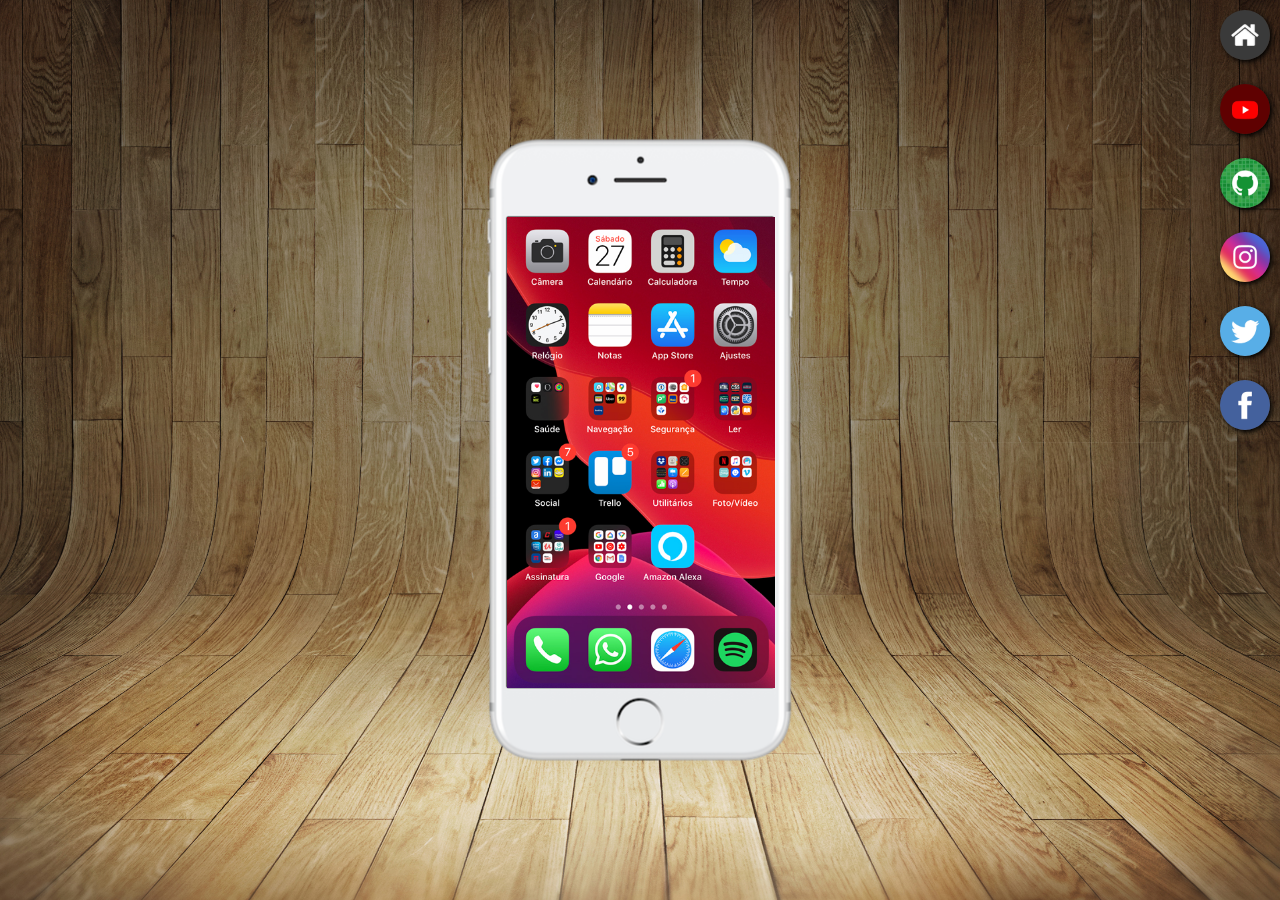
<file: index.html>
<!DOCTYPE html>
<html lang="pt-br">
<head>
    <meta charset="UTF-8">
    <meta name="viewport" content="width=device-width, initial-scale=1.0">
    <link rel="shortcut icon" href="favicon.ico" type="image/x-icon">
    <link rel="stylesheet" href="estilos/style.css">
    <title>Projeto Redes Sociais</title>
</head>
<body>
    <main>
        <section id="telefone" >
             <iframe src="home.html" name="tela" id="tela" frameborder="0">
                Seu navegador não é compatível com isso.
             </iframe>
        </section>
        <section id="redes-sociais" >
             <a href="home.html" target="tela"><img src="imagens/logo-home.jpg" alt="Home"></a><br>
             <a href="youtube.html" target="tela"><img src="imagens/logo-youtube.jpg" alt="Youtube"></a><br>
             <a href="github.html" target="tela"><img src="imagens/logo-github.jpg" alt="Github"></a><br>
             <a href="instagran.html" target="tela"><img src="imagens/logo-instagram.jpg" alt="Instagran"></a><br>
             <a href="twiter.html" target="tela"><img src="imagens/logo-twitter.jpg" alt="Twitter"></a><br>
             <a href="facebook.html" target="tela"><img src="imagens/logo-facebook.jpg" alt="Facebook"></a><br>
        </section>
    </main>
</body>
</html>
</file>
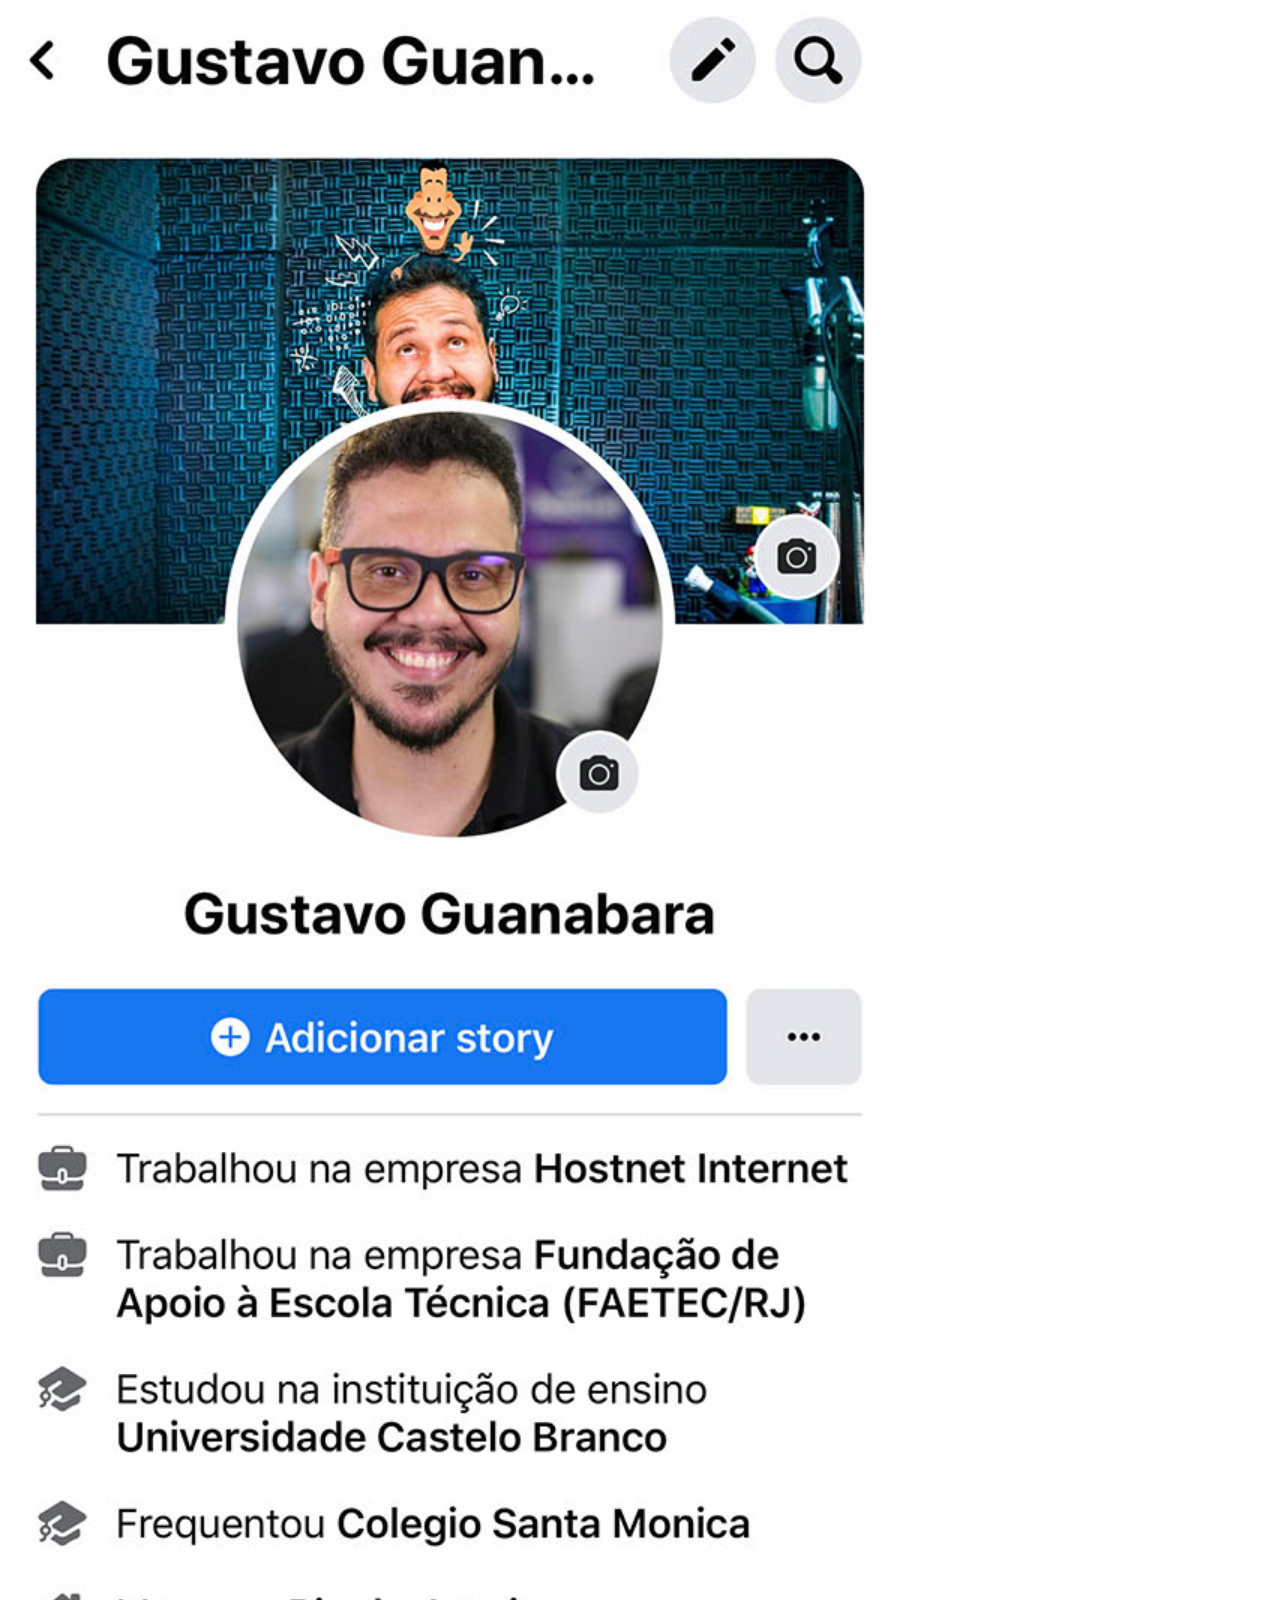
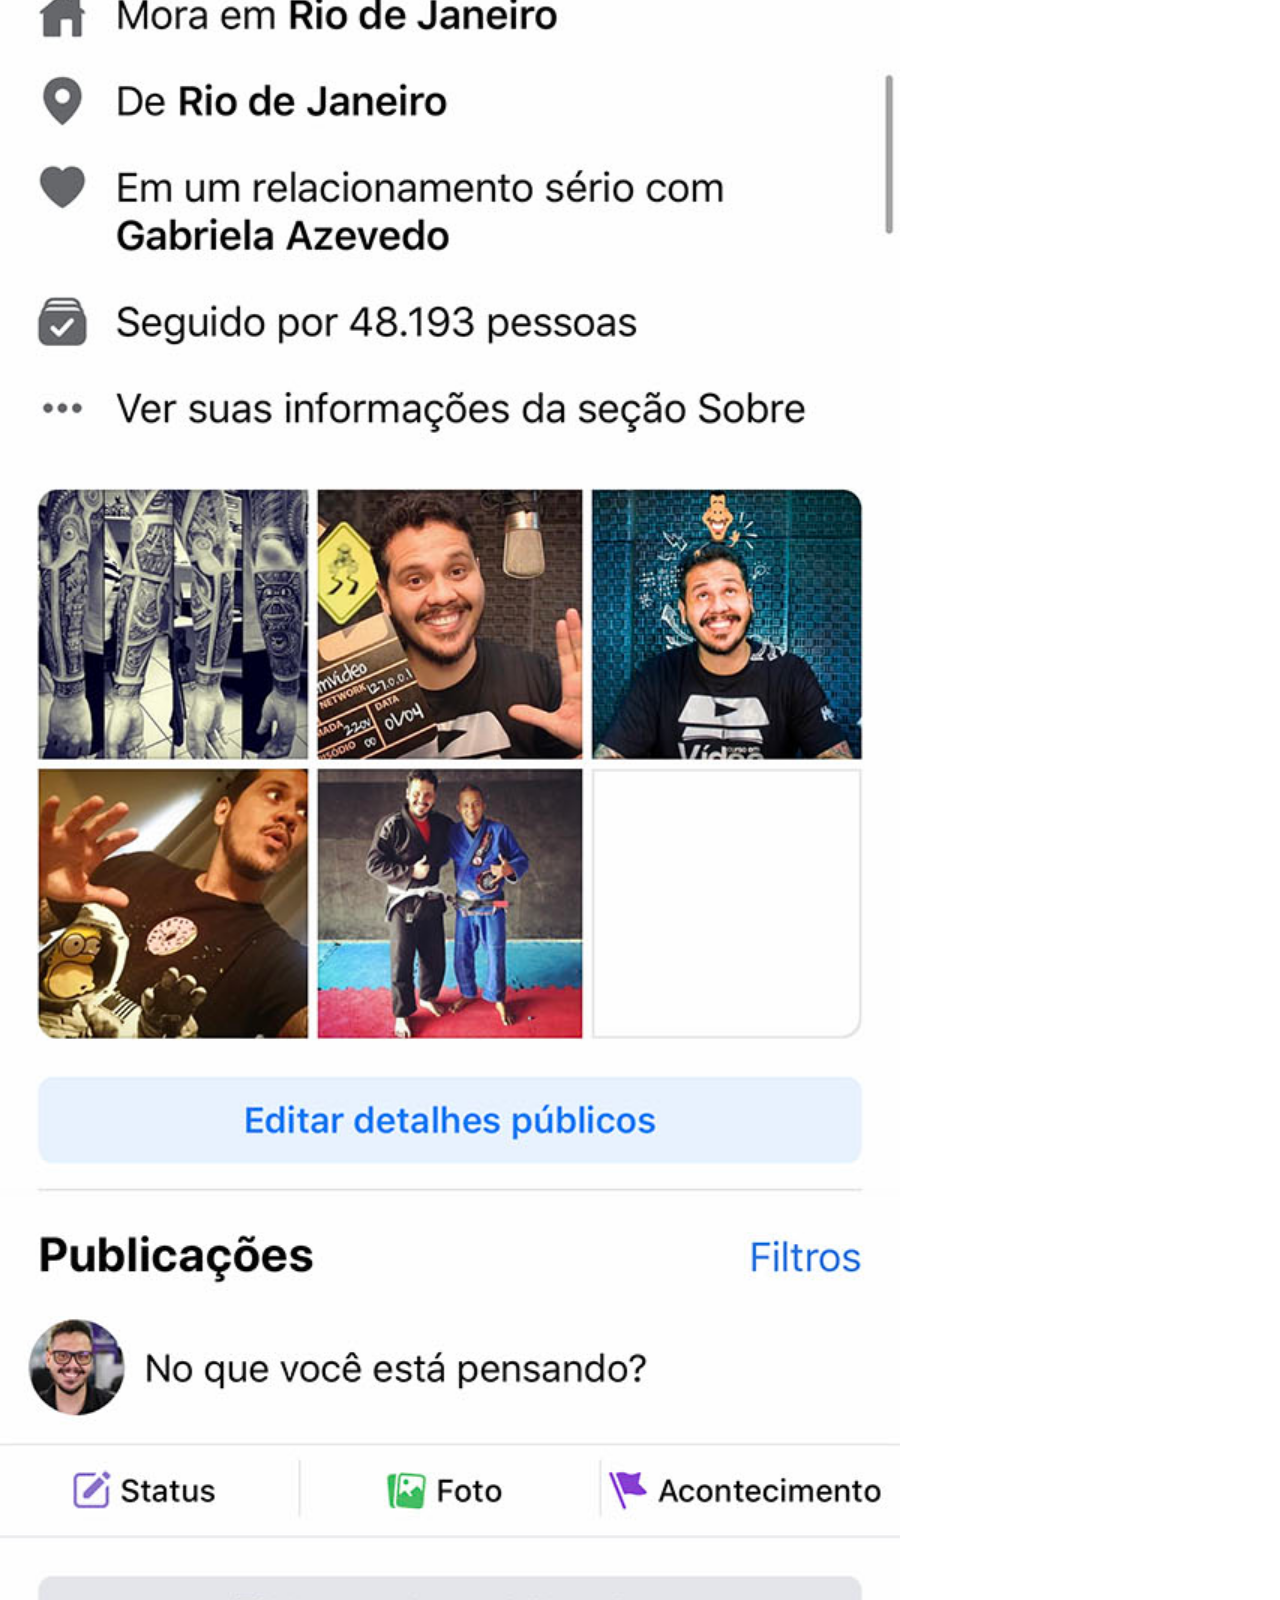
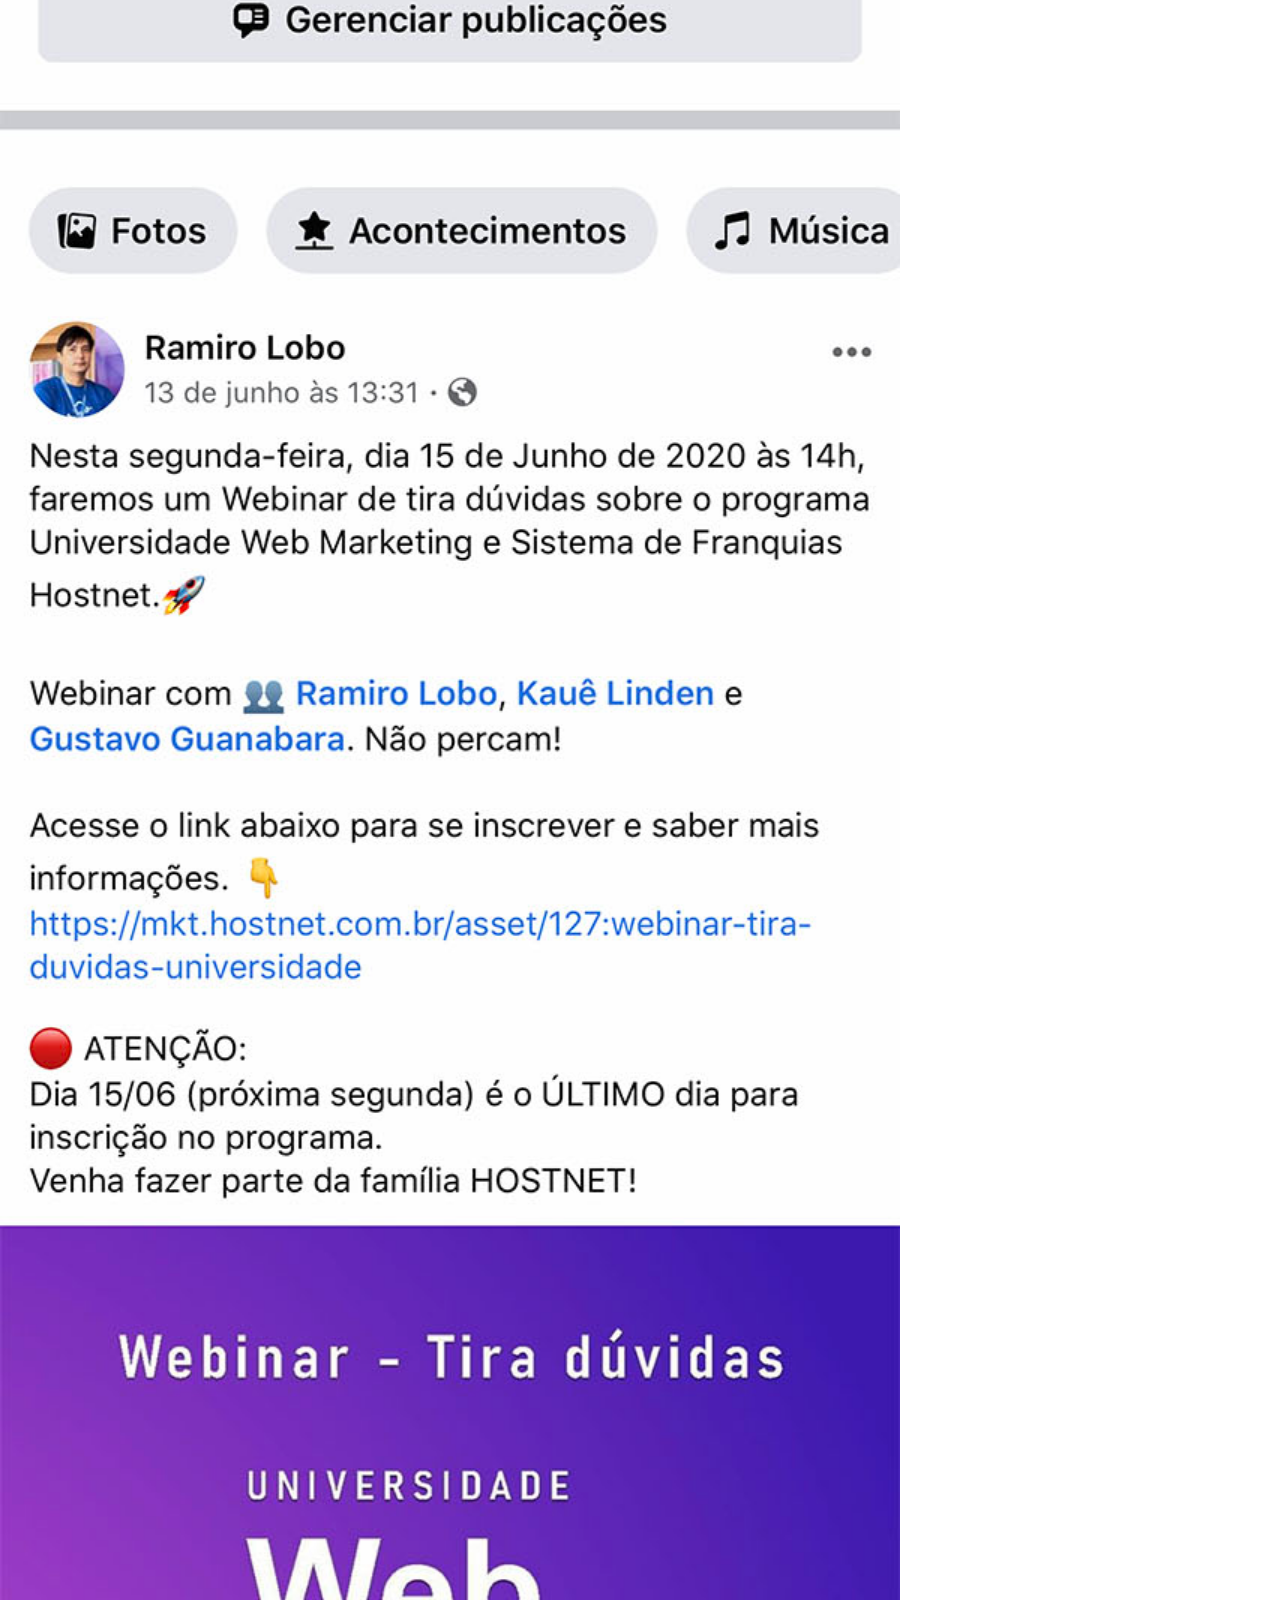
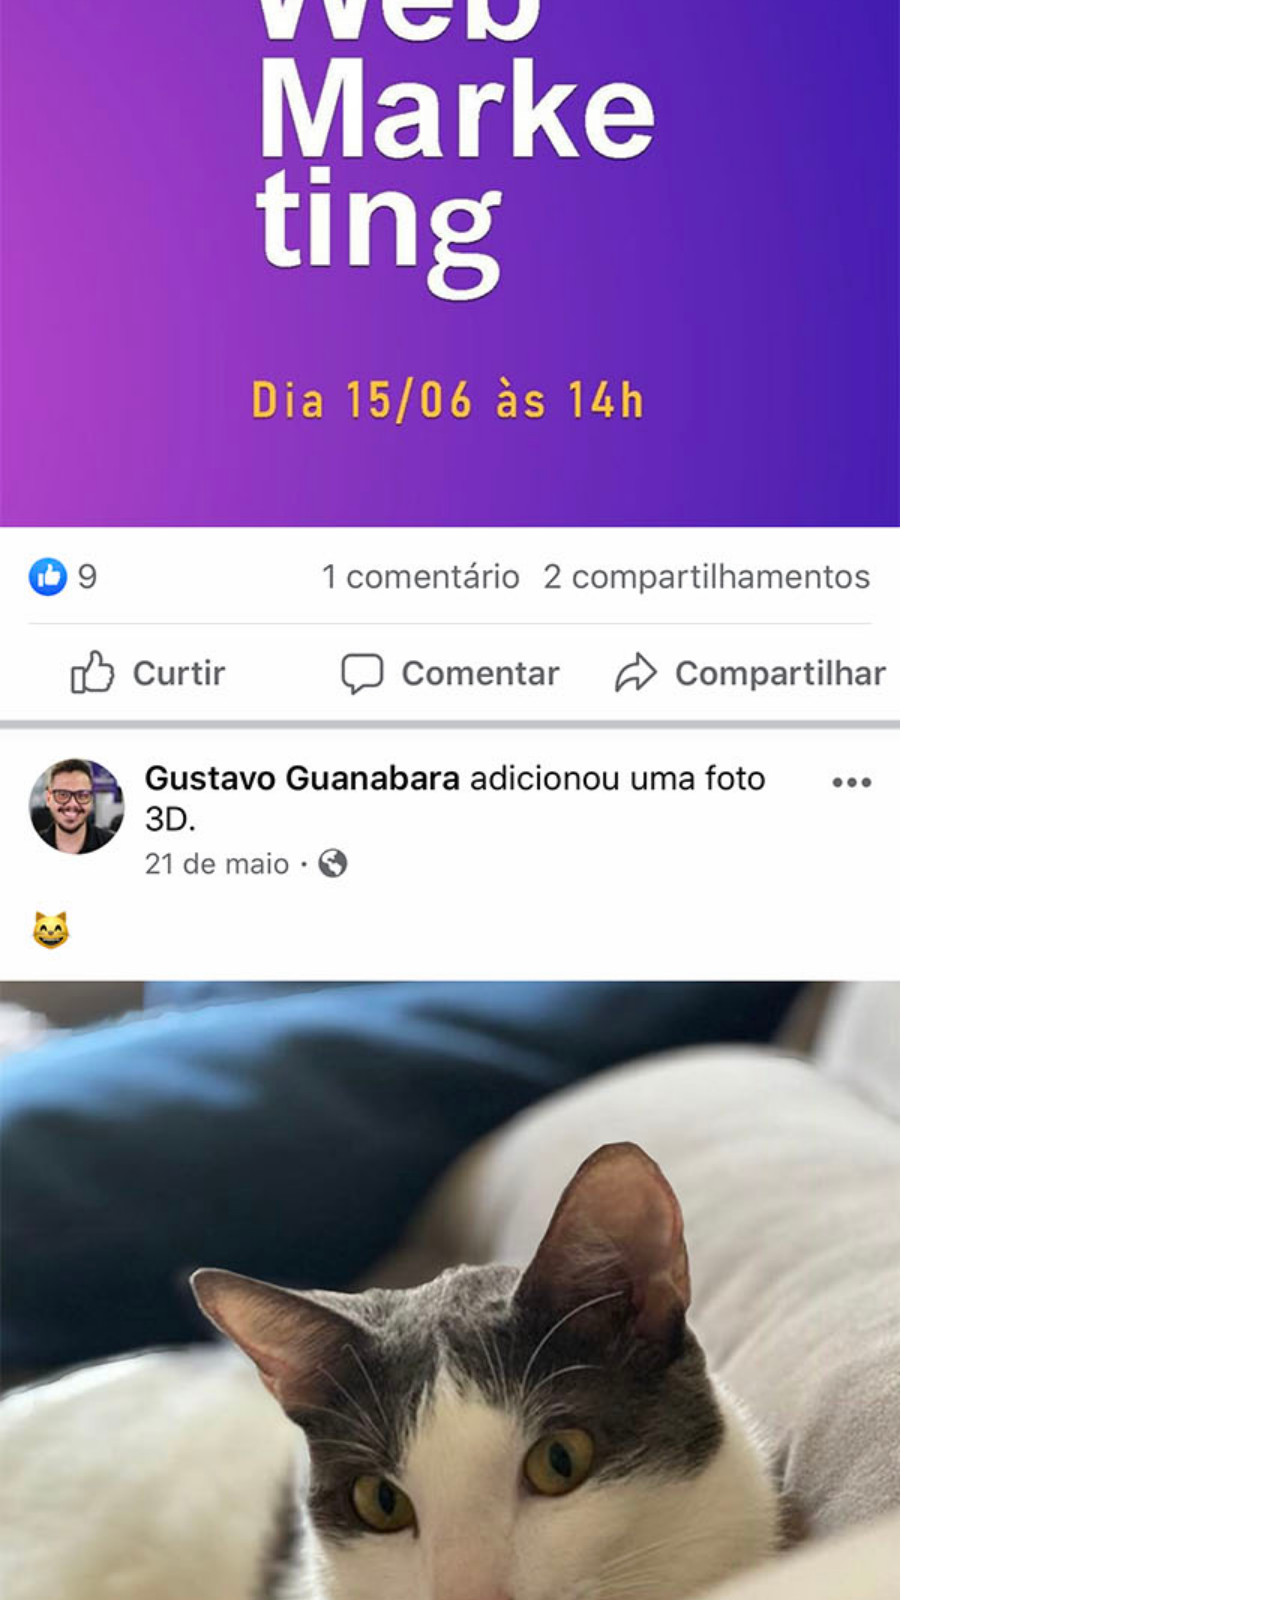
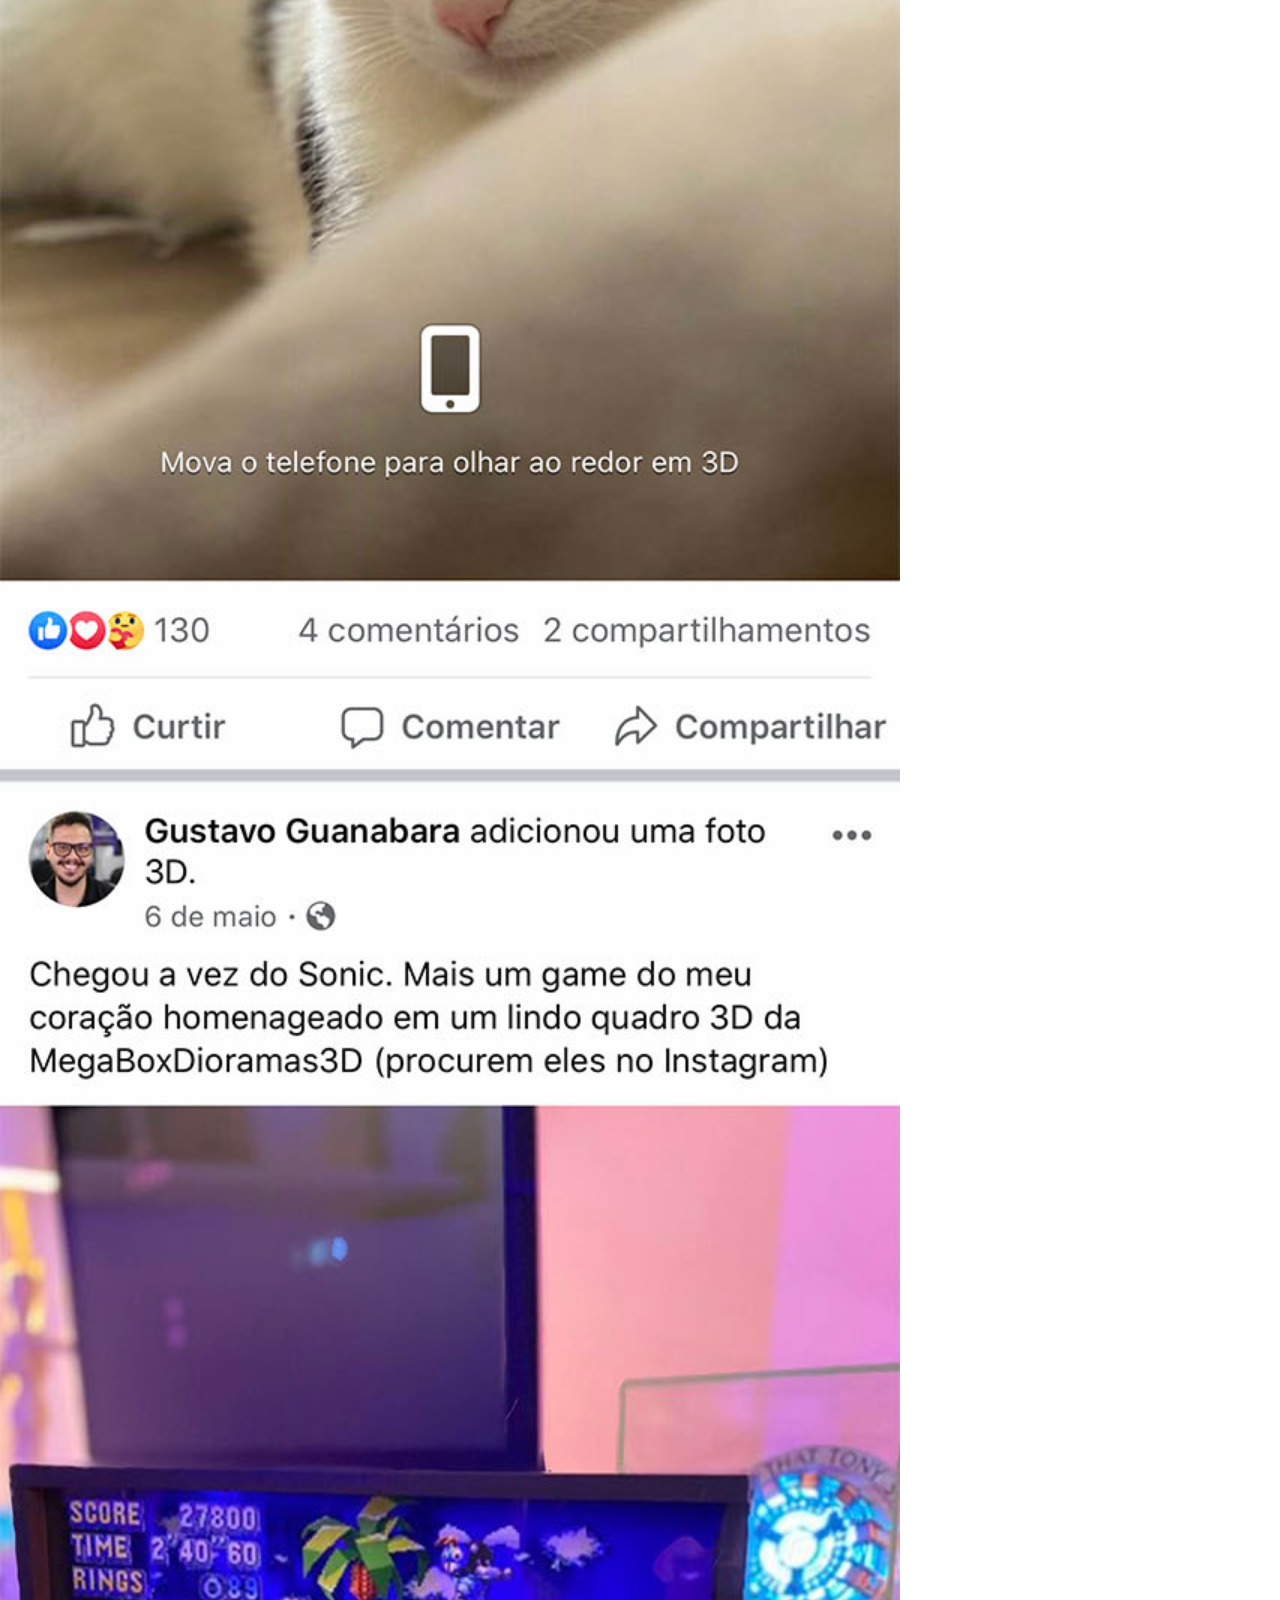
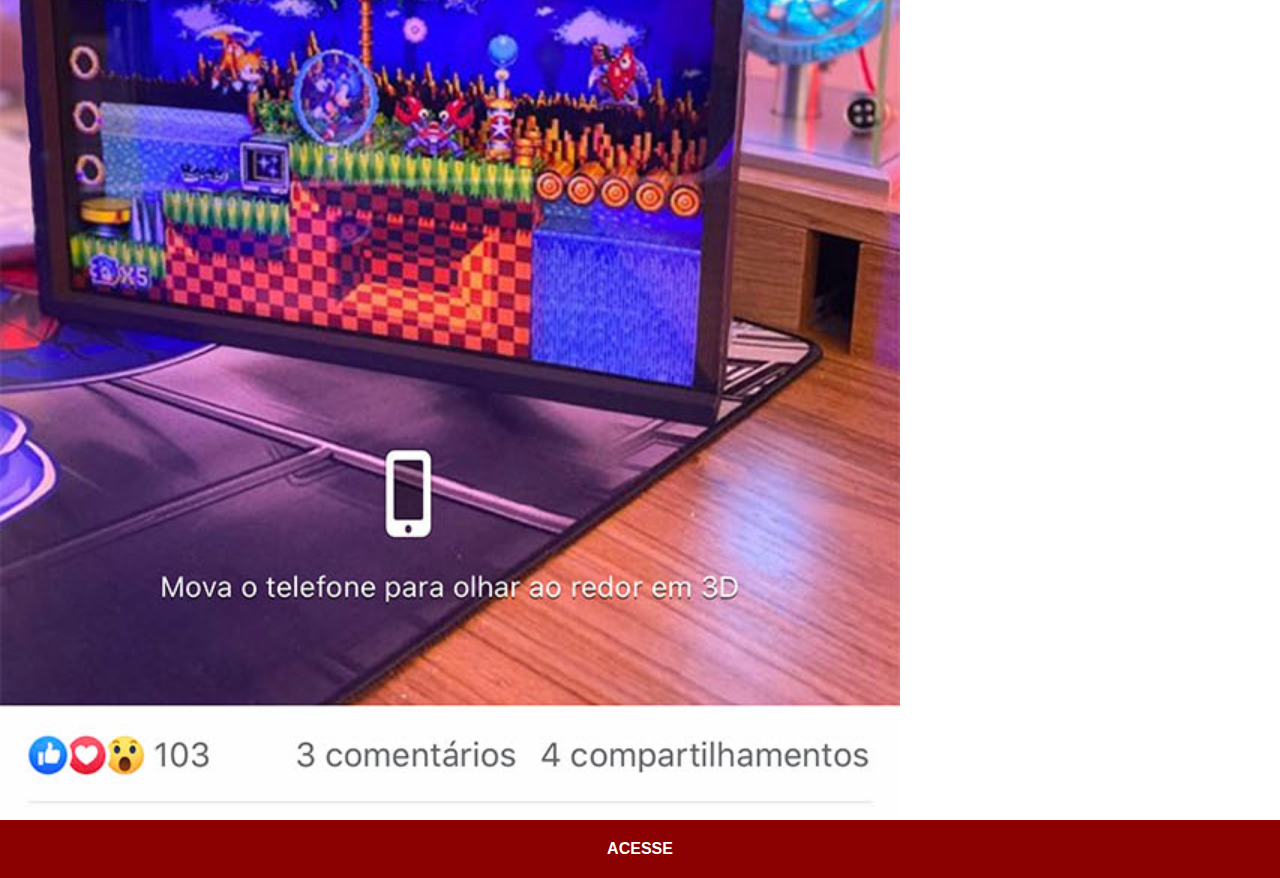
<file: facebook.html>
<!DOCTYPE html>
<html lang="pt-br">
<head>
    <meta charset="UTF-8">
    <meta name="viewport" content="width=device-width, initial-scale=1.0">
    <title>Document</title>
    <link rel="stylesheet" href="estilos/social.css">
</head>
<body>
    <img src="imagens/tela-facebook.jpg" alt="Facebook">
    <a href="https://www.facebook.com/gustavoguanabara?locale=ps_AF&_rdr" target="_blank">ACESSE</a>
</body>
</html>
</file>
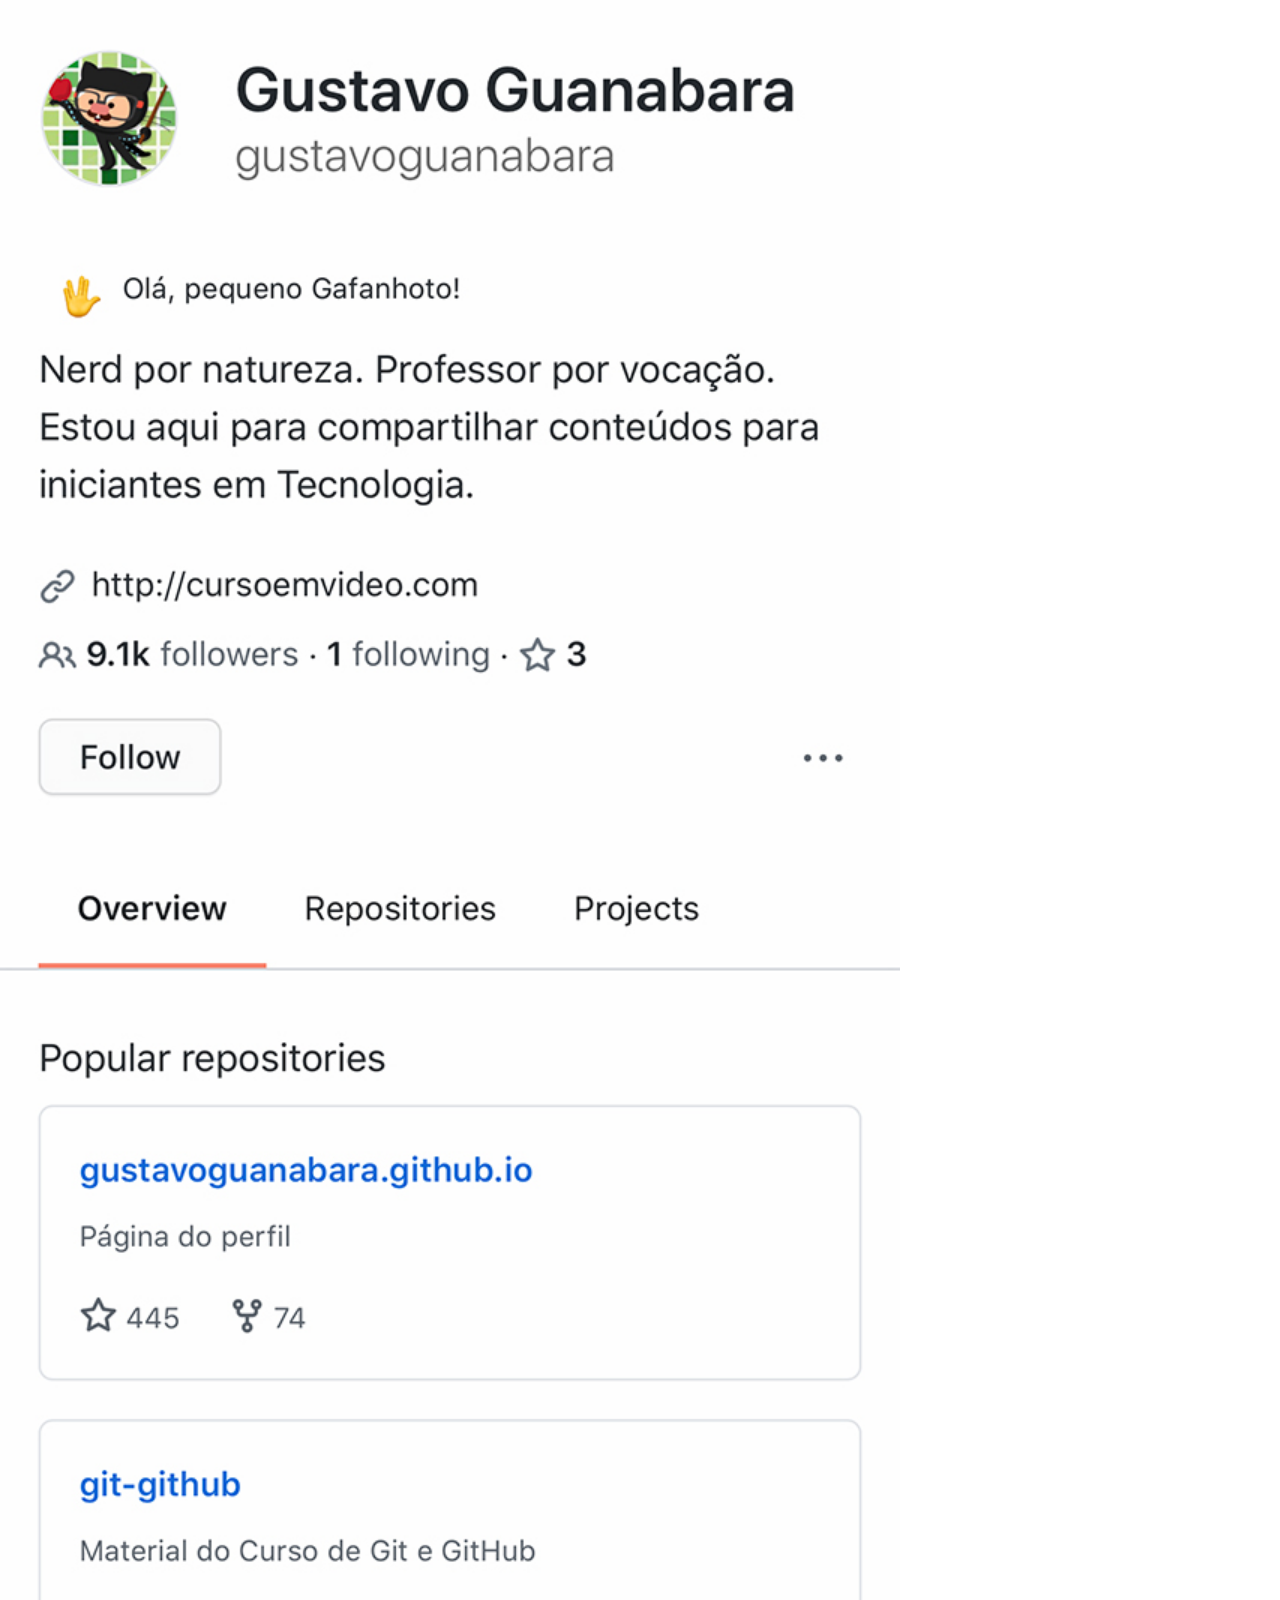
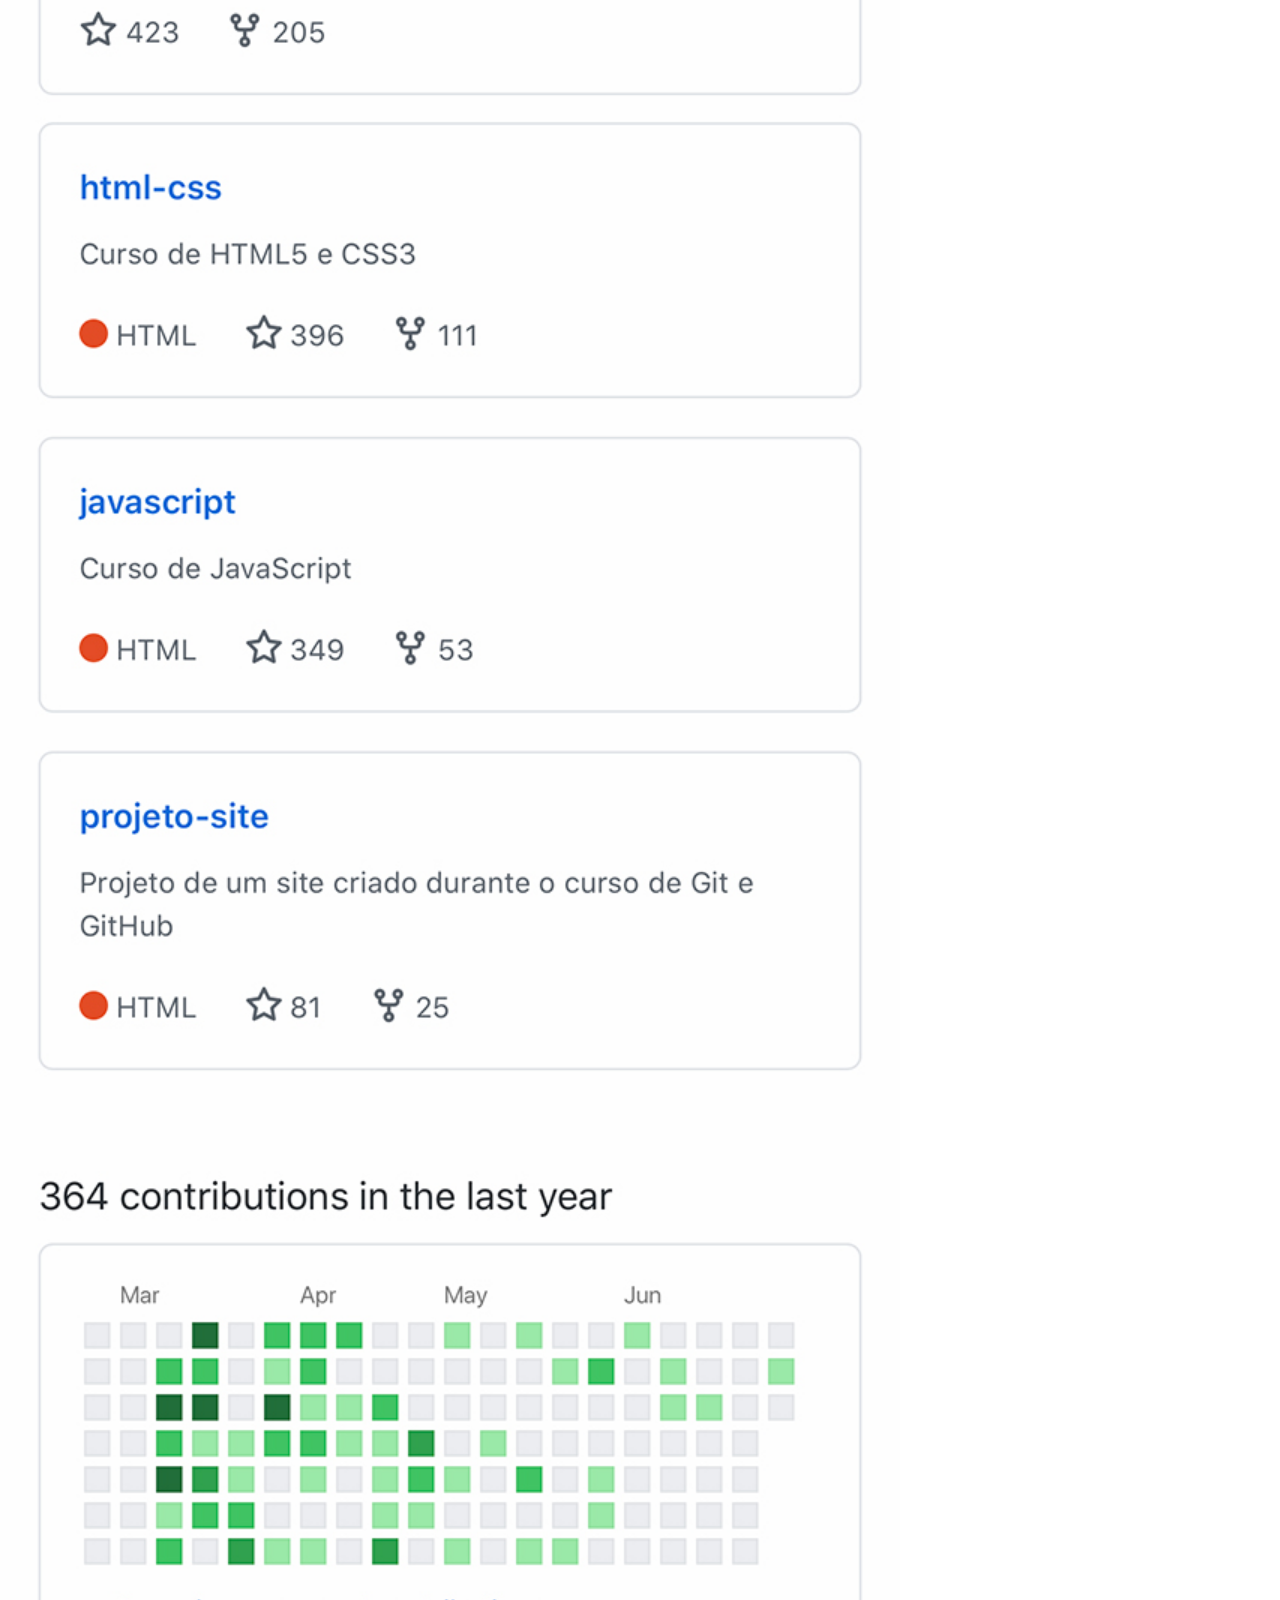
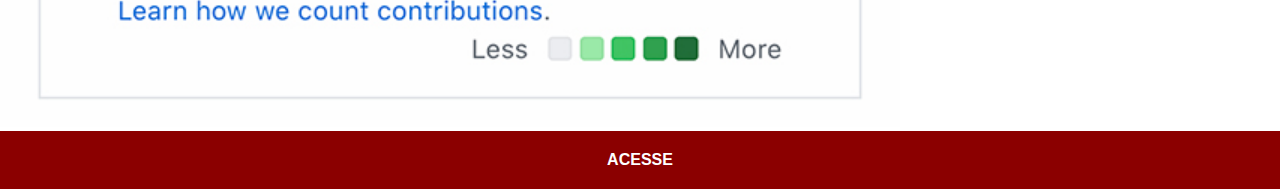
<file: github.html>
<!DOCTYPE html>
<html lang="pt-br">
<head>
    <meta charset="UTF-8">
    <meta name="viewport" content="width=device-width, initial-scale=1.0">
    <title>GitHub</title>
    <link rel="stylesheet" href="estilos/social.css">
</head>
<body>
    <img src="imagens/tela-github.jpg" alt="GitHub">
    <a href="https://github.com/gustavoguanabara" target= "_blank">ACESSE</a>
</body>
</html>
</file>
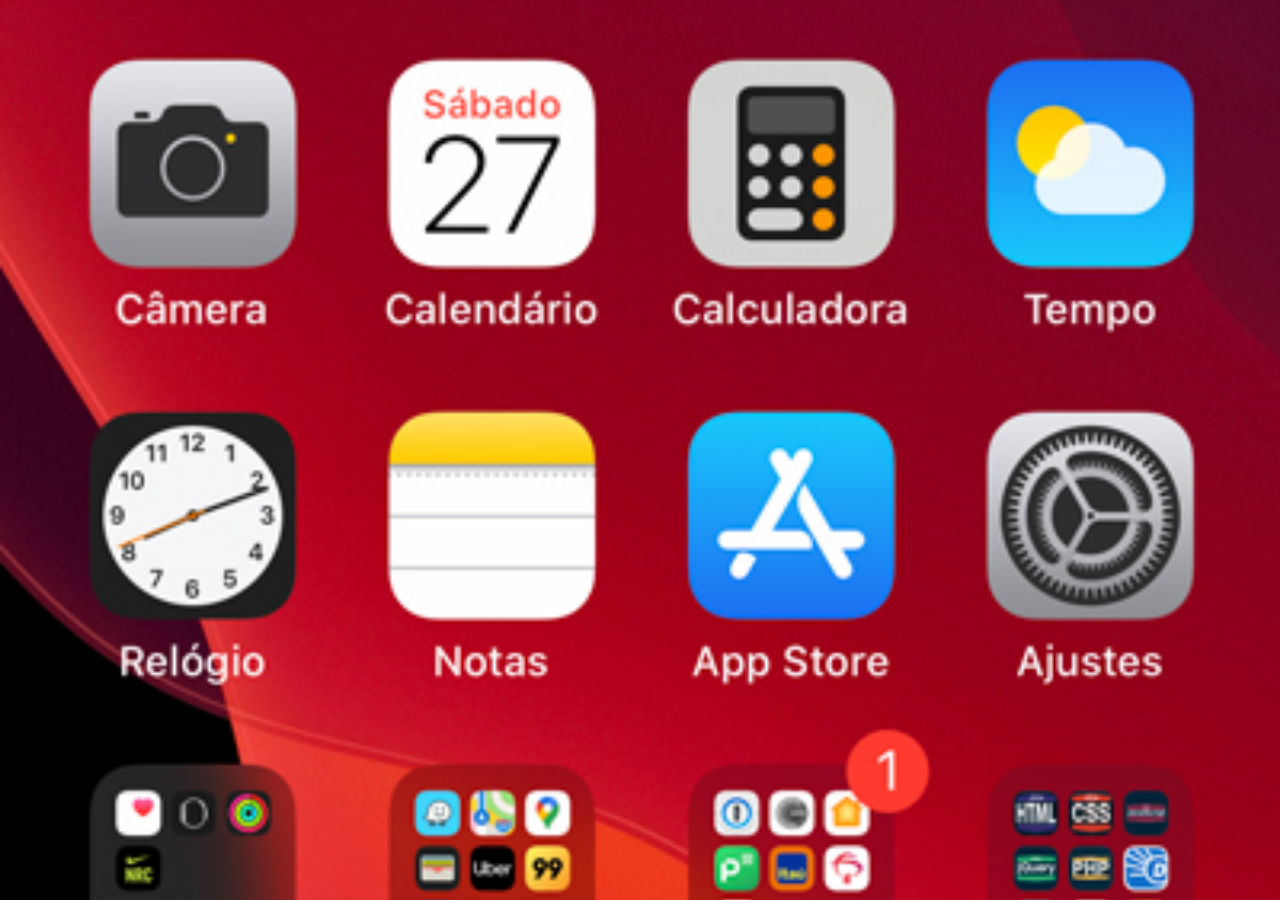
<file: home.html>
<!DOCTYPE html>
<html lang="pt-br">
<head>
    <meta charset="UTF-8">
    <meta name="viewport" content="width=device-width, initial-scale=1.0">
    <title>Home</title>
</head>
<style>
    * {
        margin: 0px;
        padding: 0px;
    }

    body {
        width: 100vh;
        height: 100vh;
        background: black url('imagens/tela-home.jpg') no-repeat top center;
        background-size: cover;
    }
</style>
<body>
    
</body>
</html>
</file>
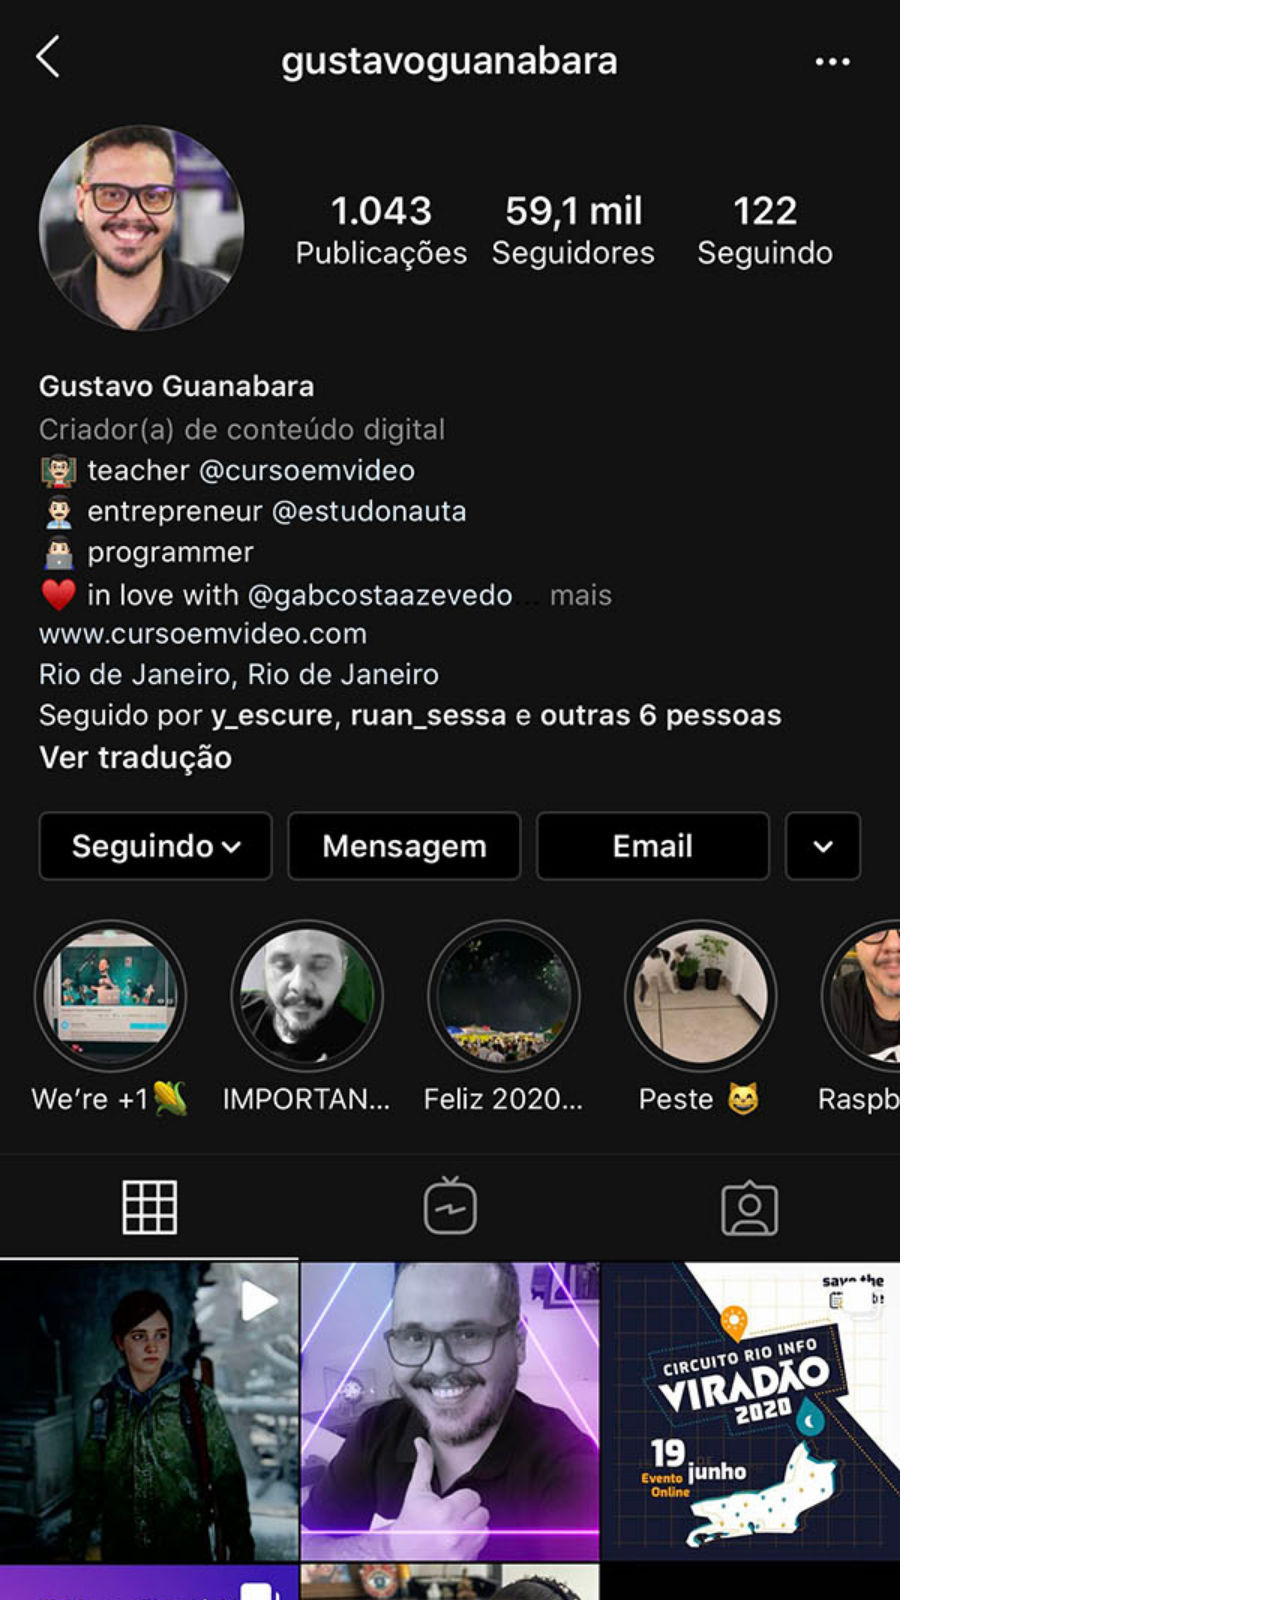
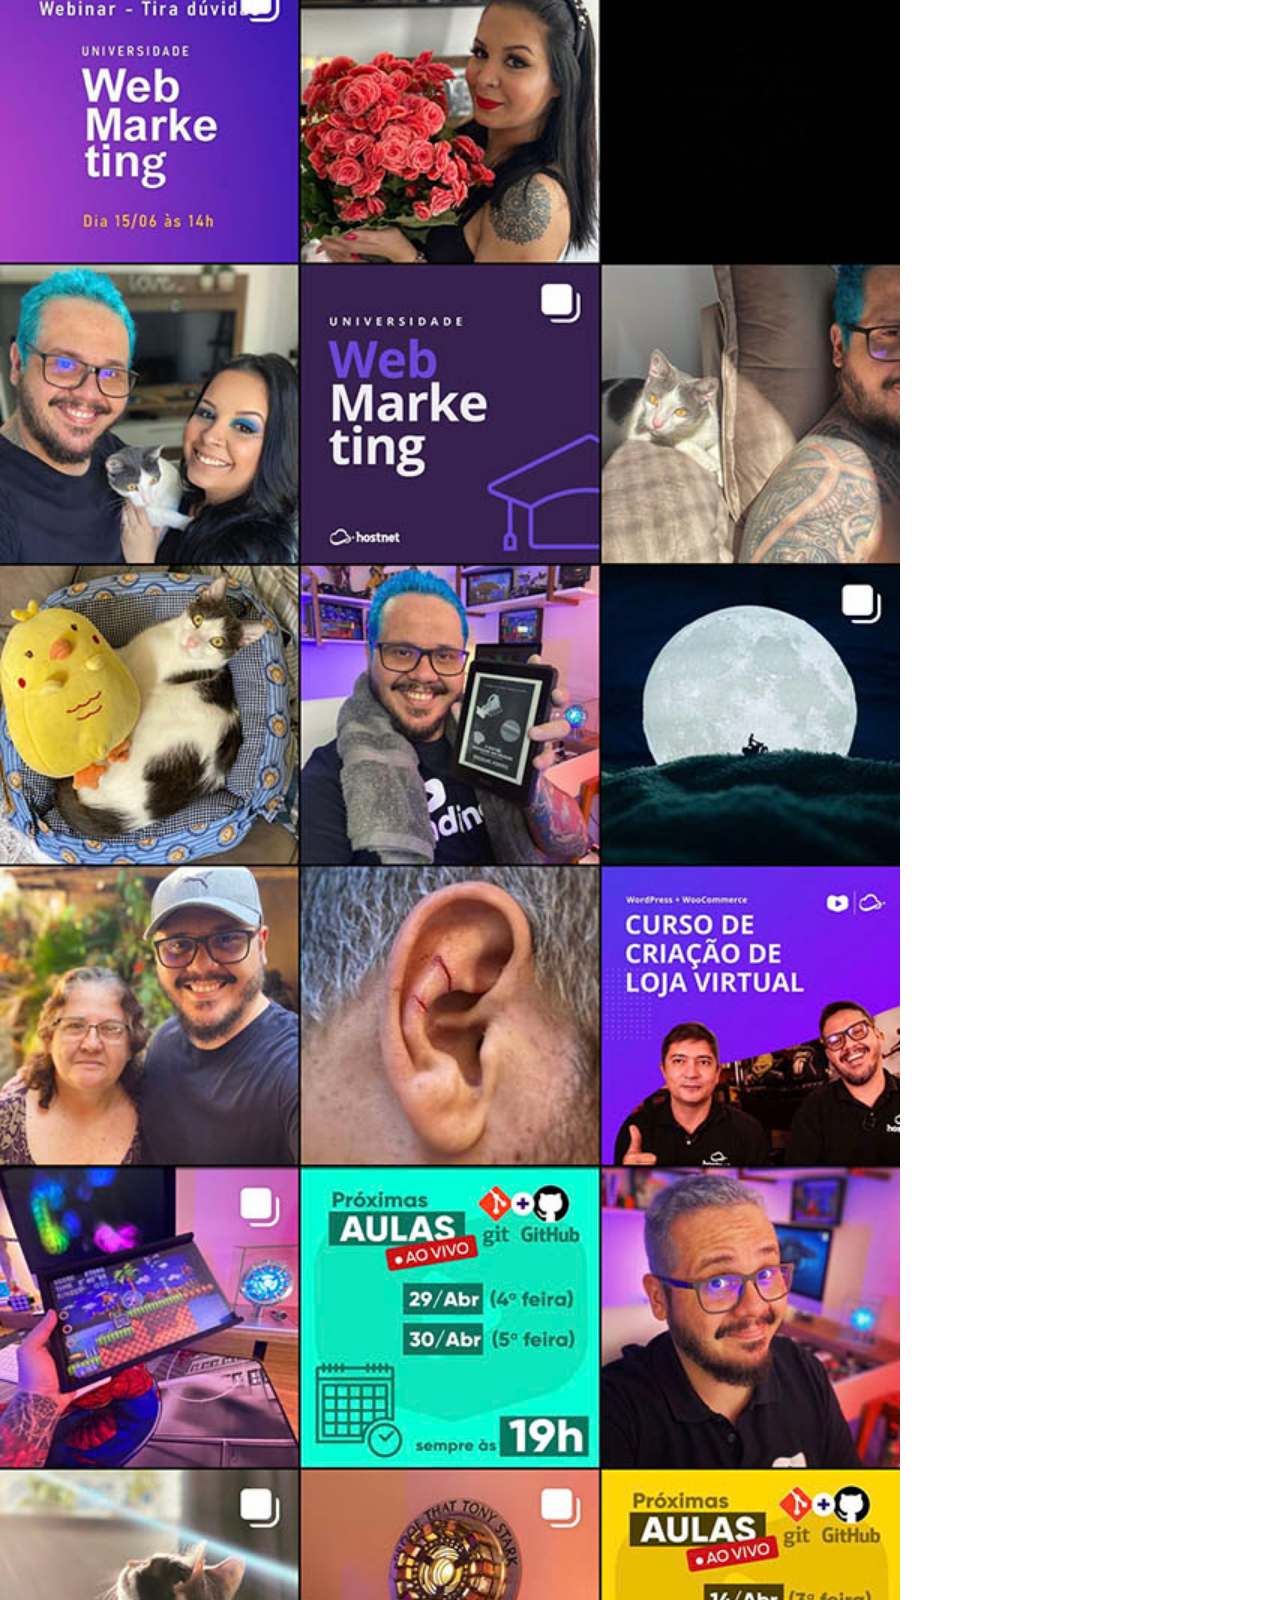
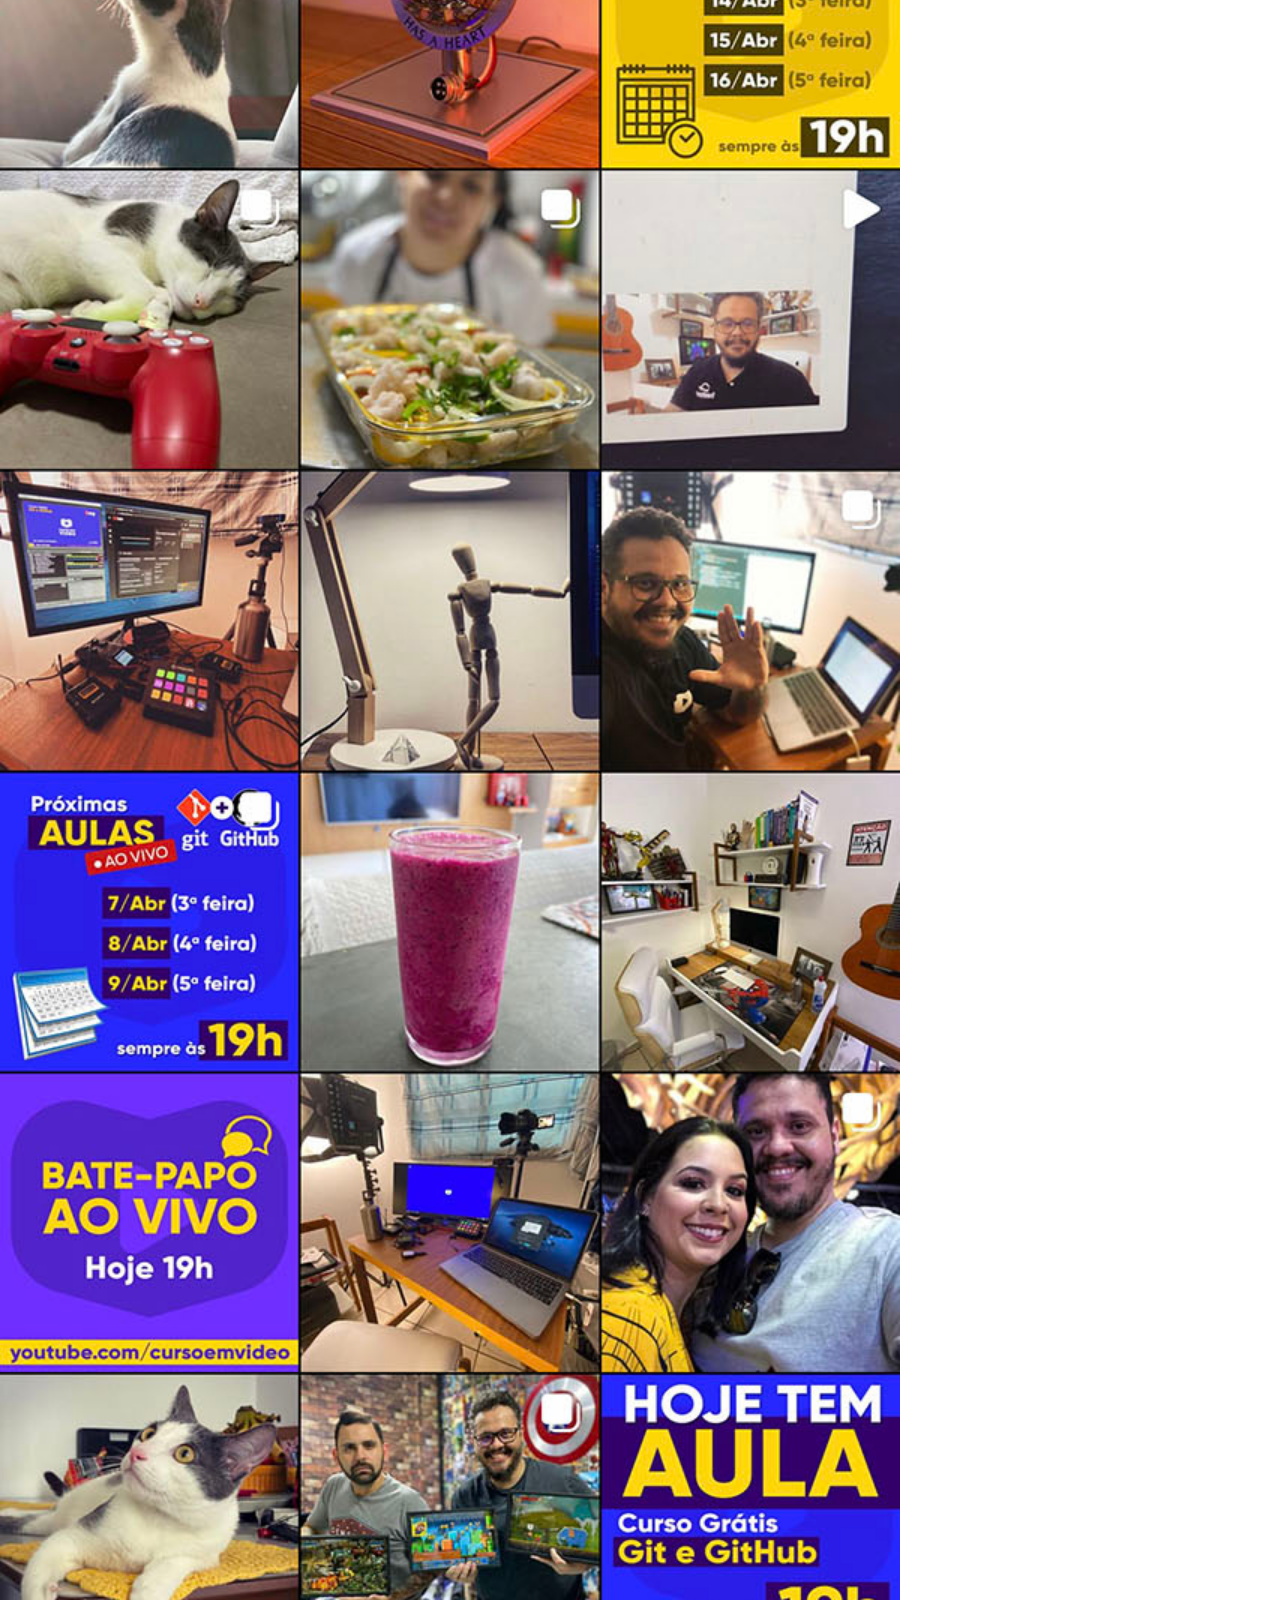
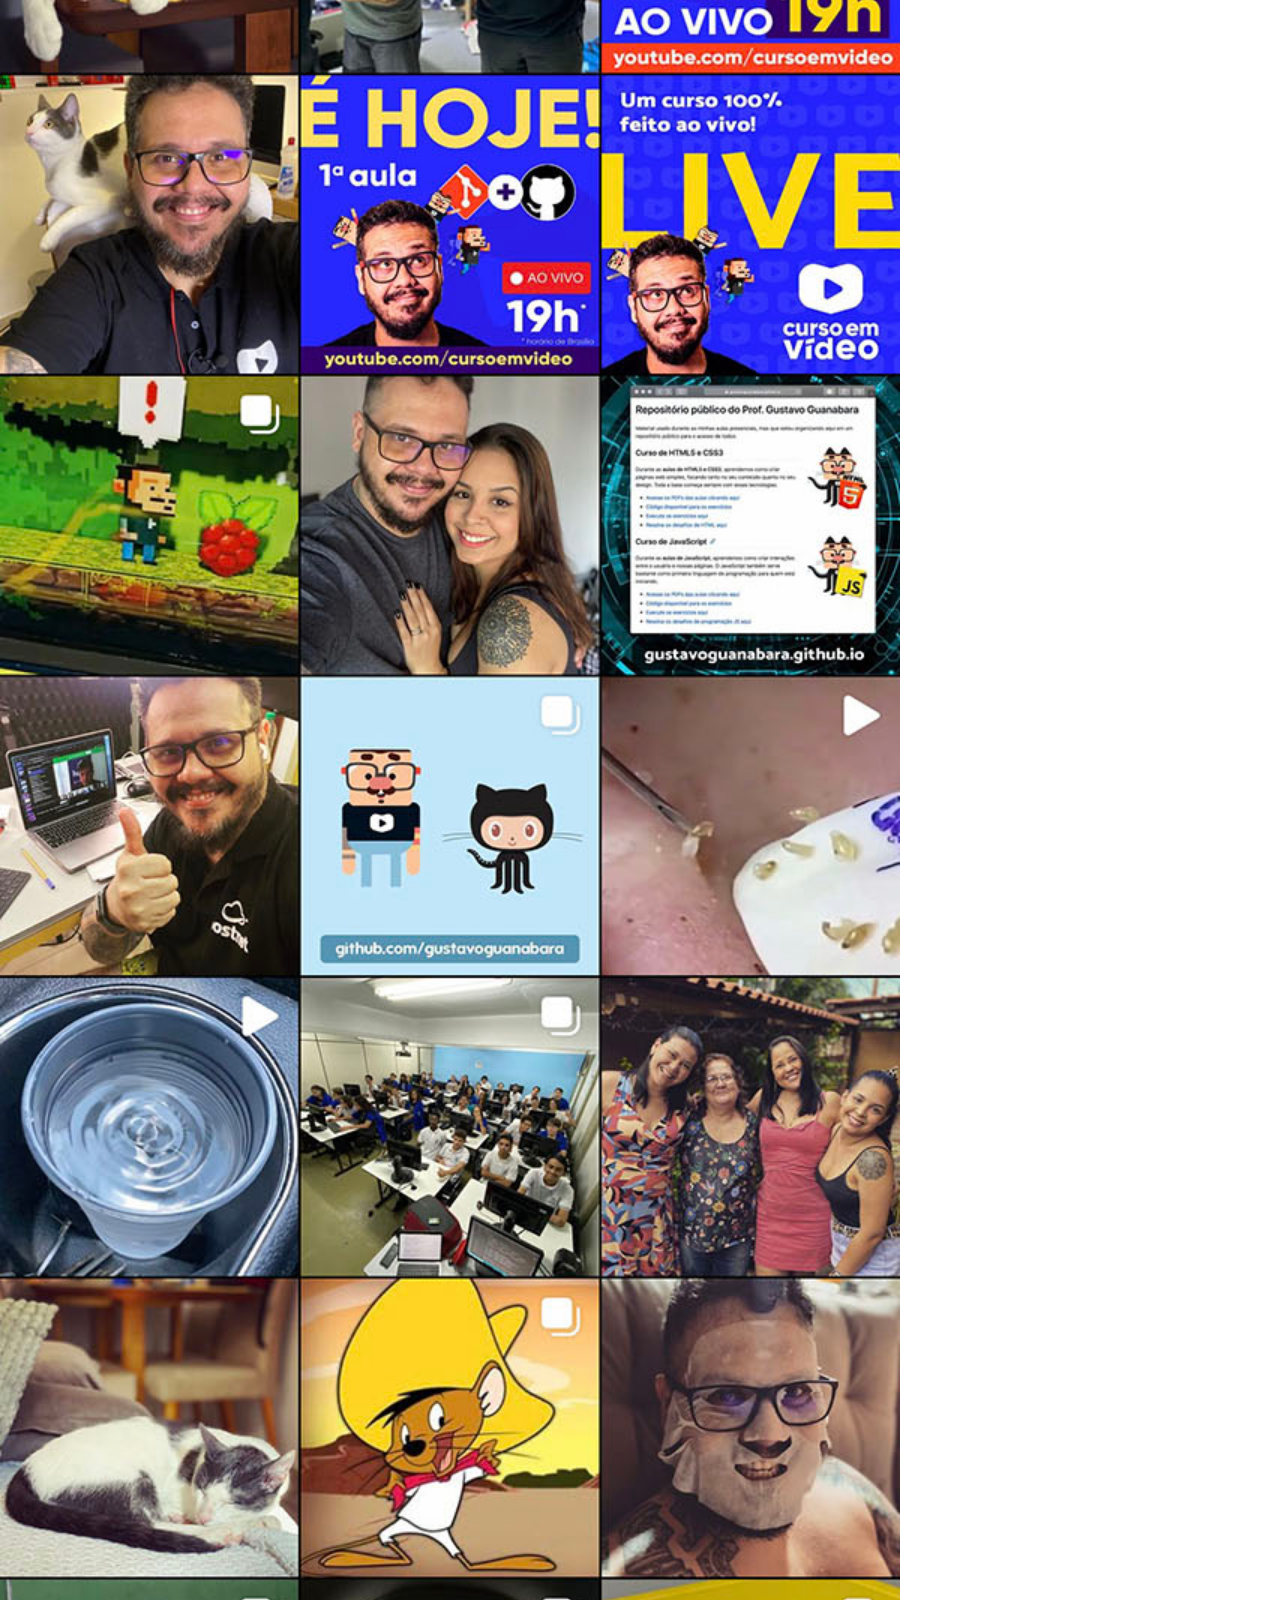
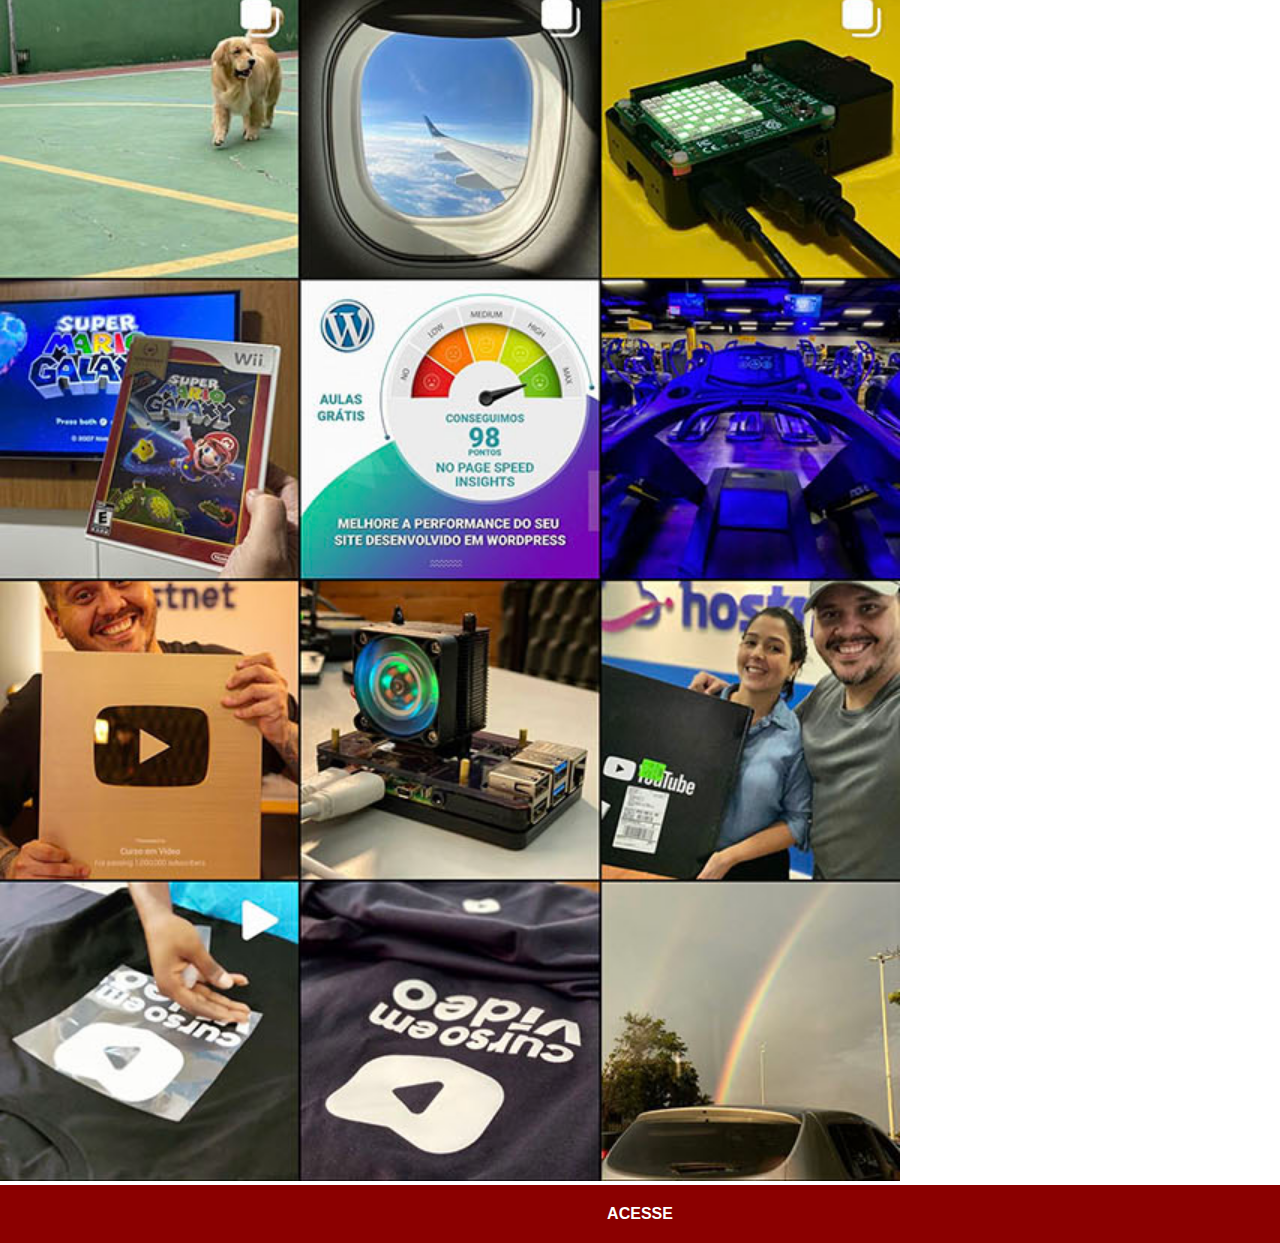
<file: instagran.html>
<!DOCTYPE html>
<html lang="pt-br">
<head>
    <meta charset="UTF-8">
    <meta name="viewport" content="width=device-width, initial-scale=1.0">
    <title>Instagran</title>
    <link rel="stylesheet" href="estilos/social.css">
</head>
<body>
    <img src="imagens/tela-instagram.jpg" alt="Instagran">
    <a href="https://www.instagram.com/gustavoguanabara/" target="_blank">ACESSE</a>
</body>
</html>
</file>
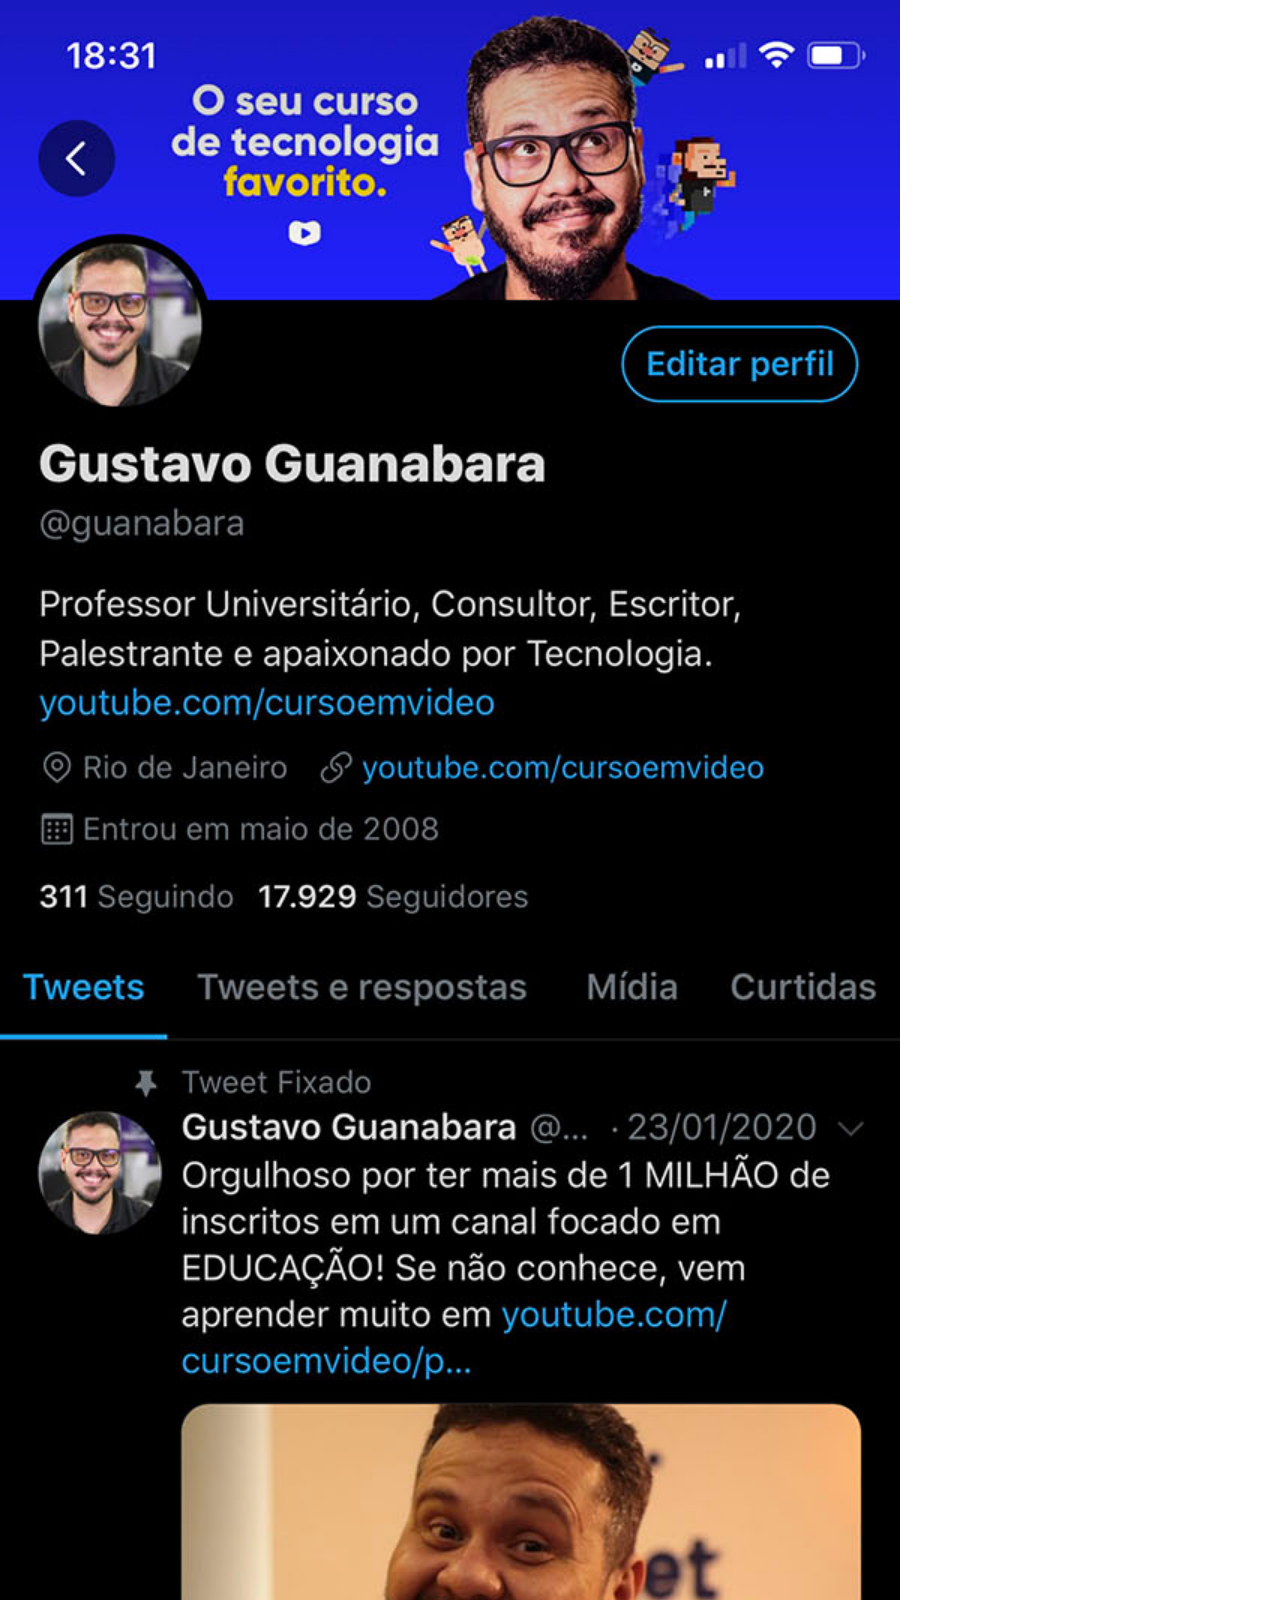
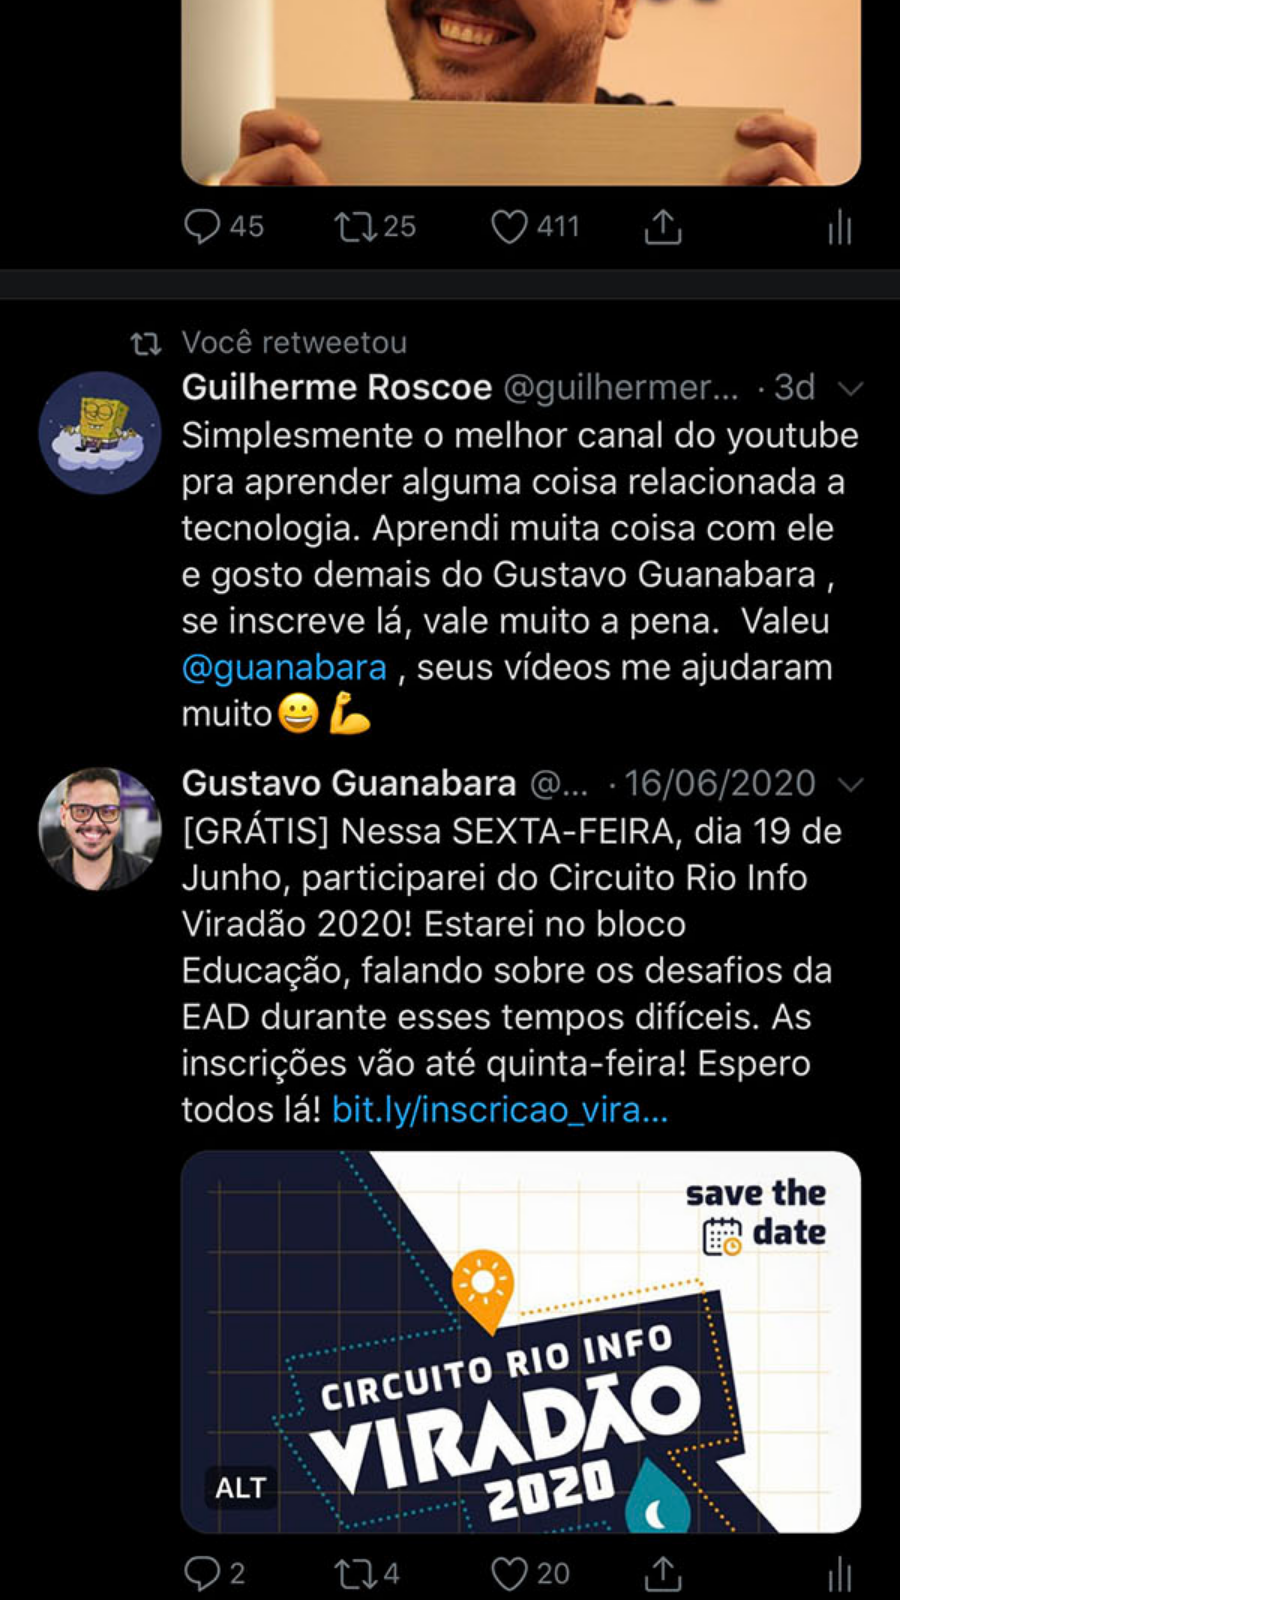
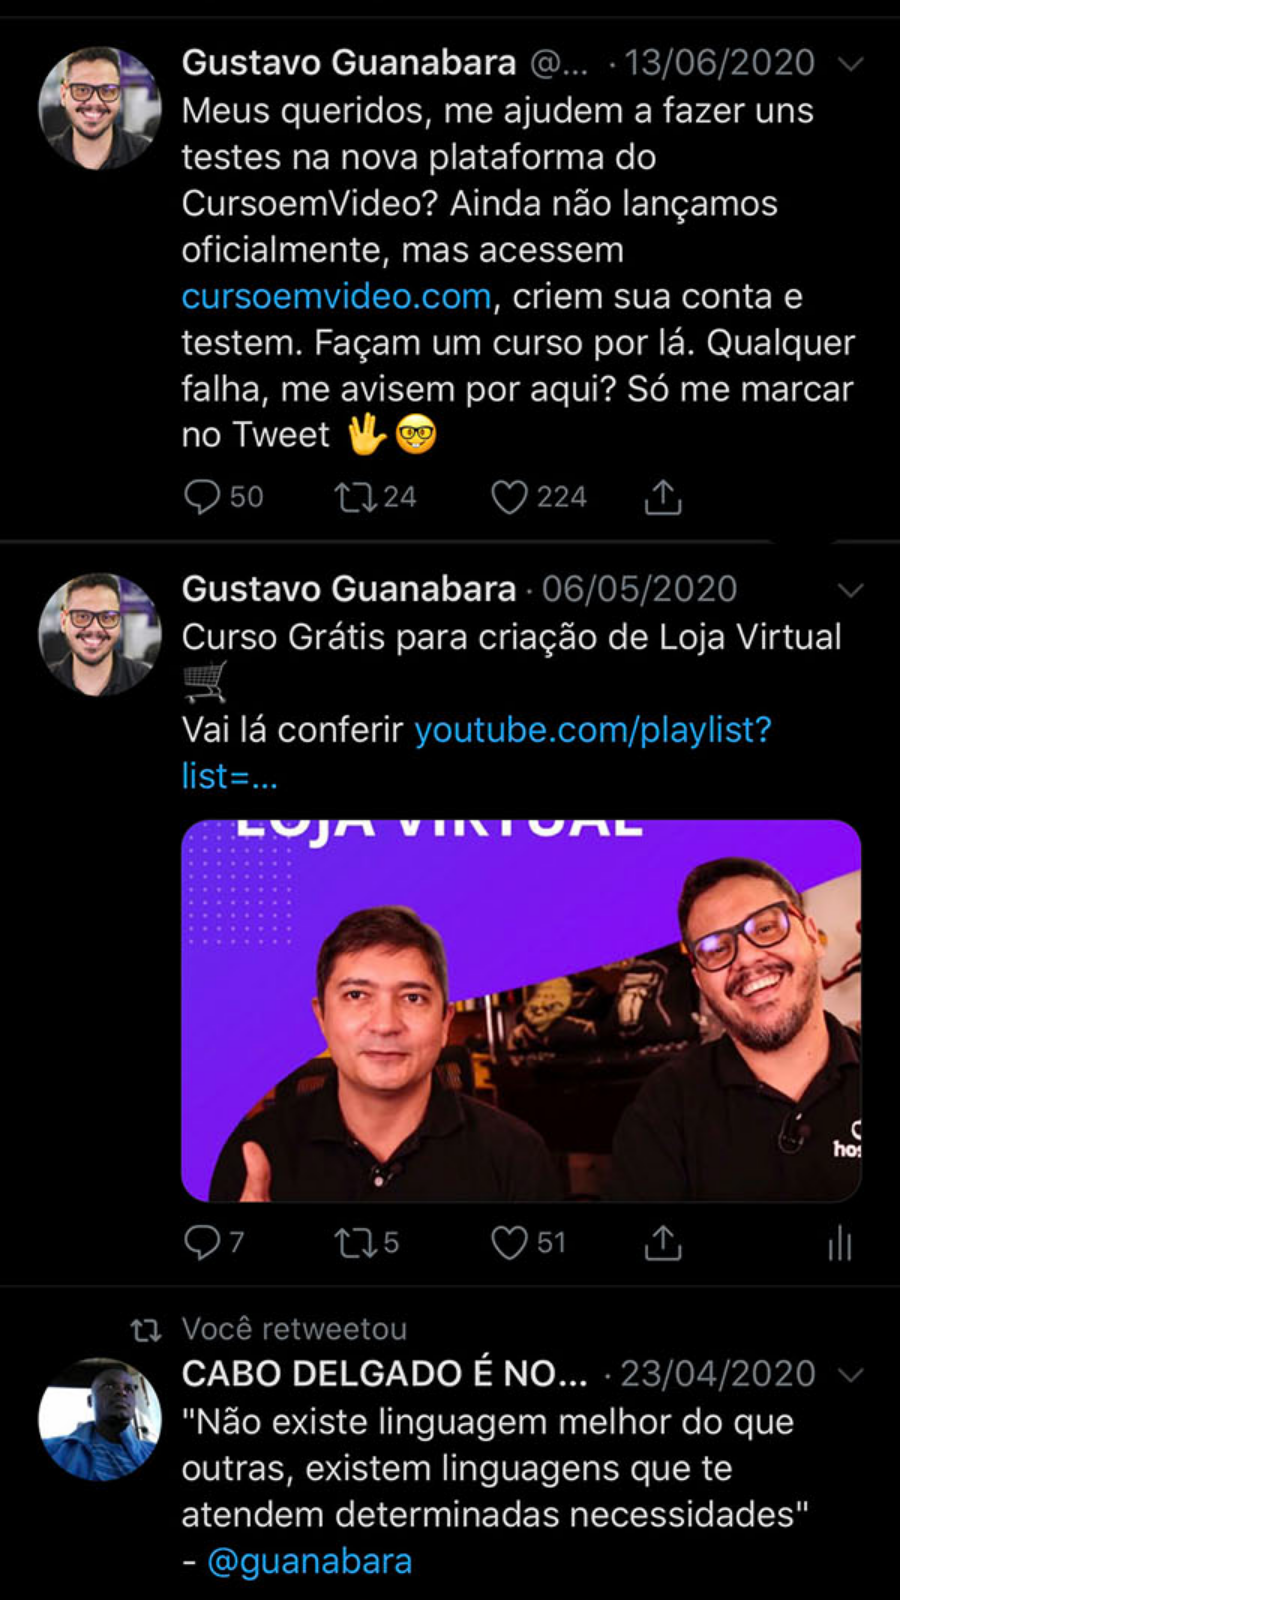
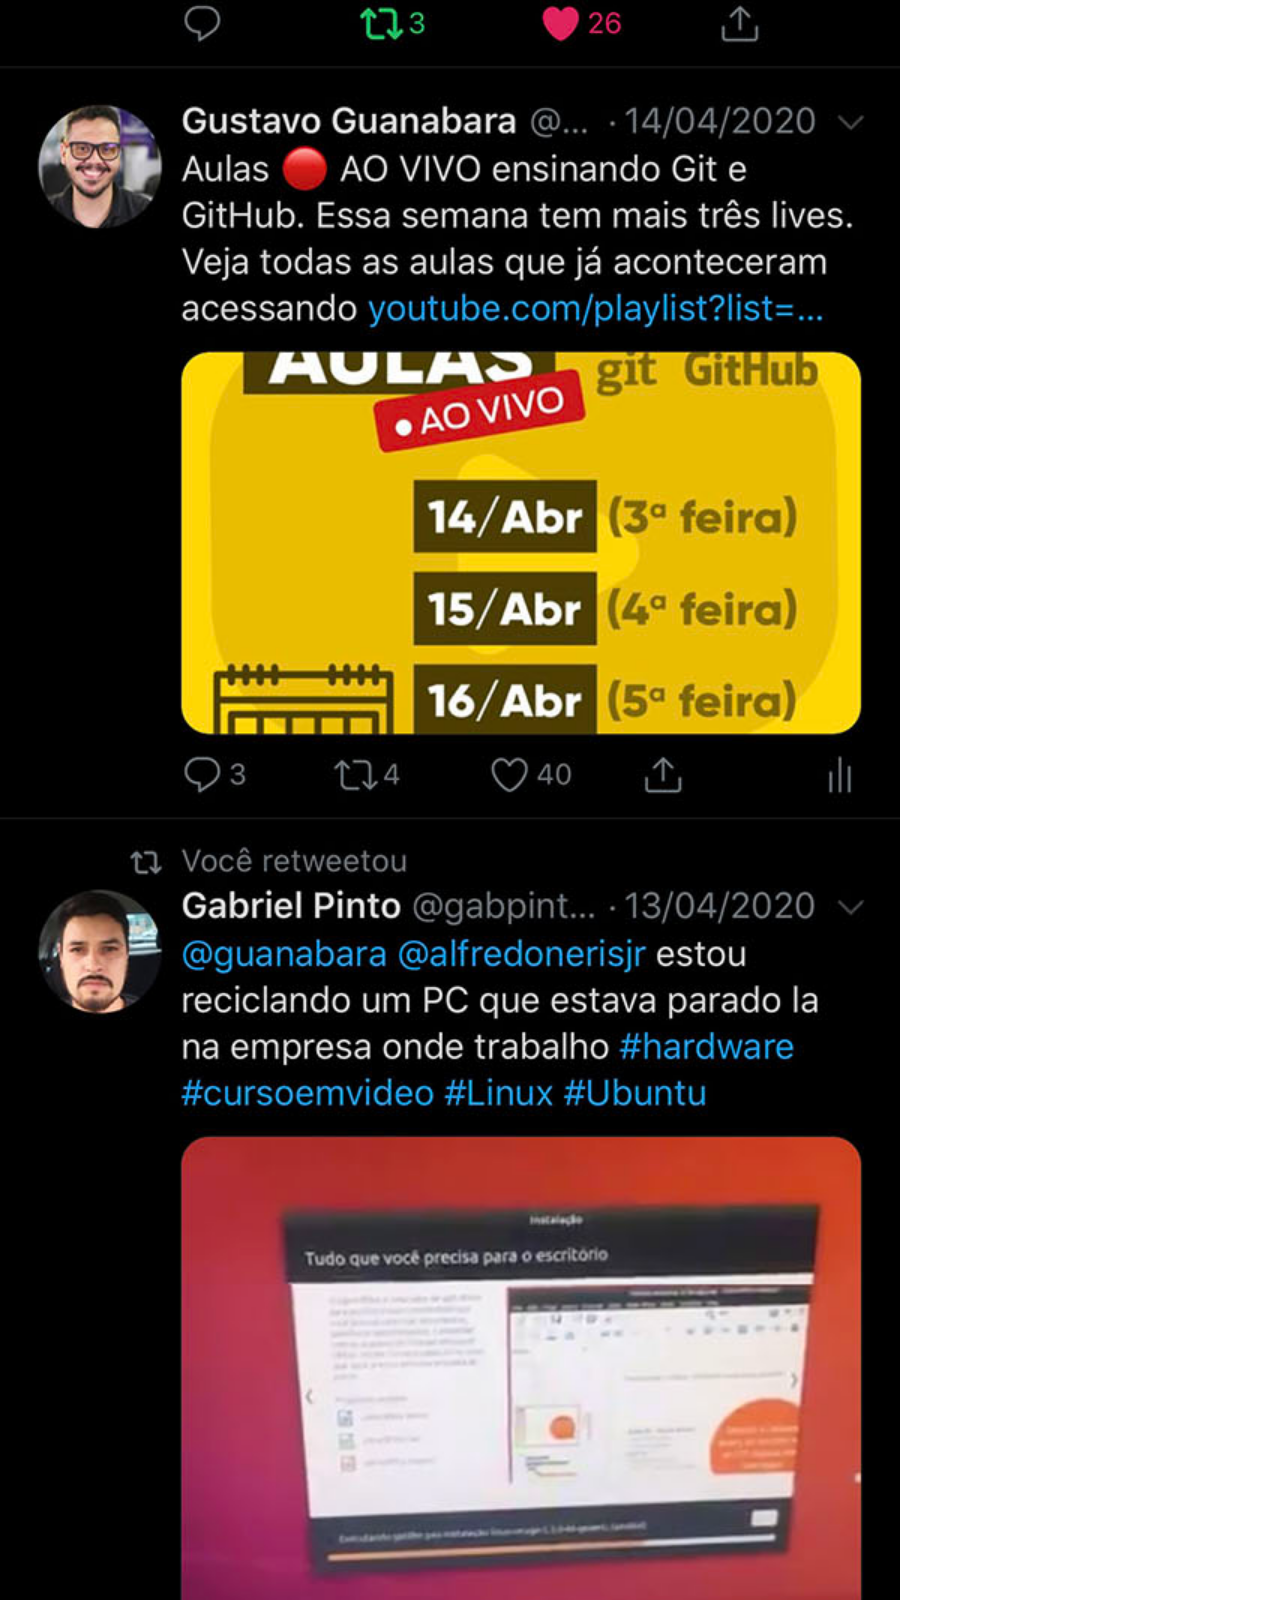
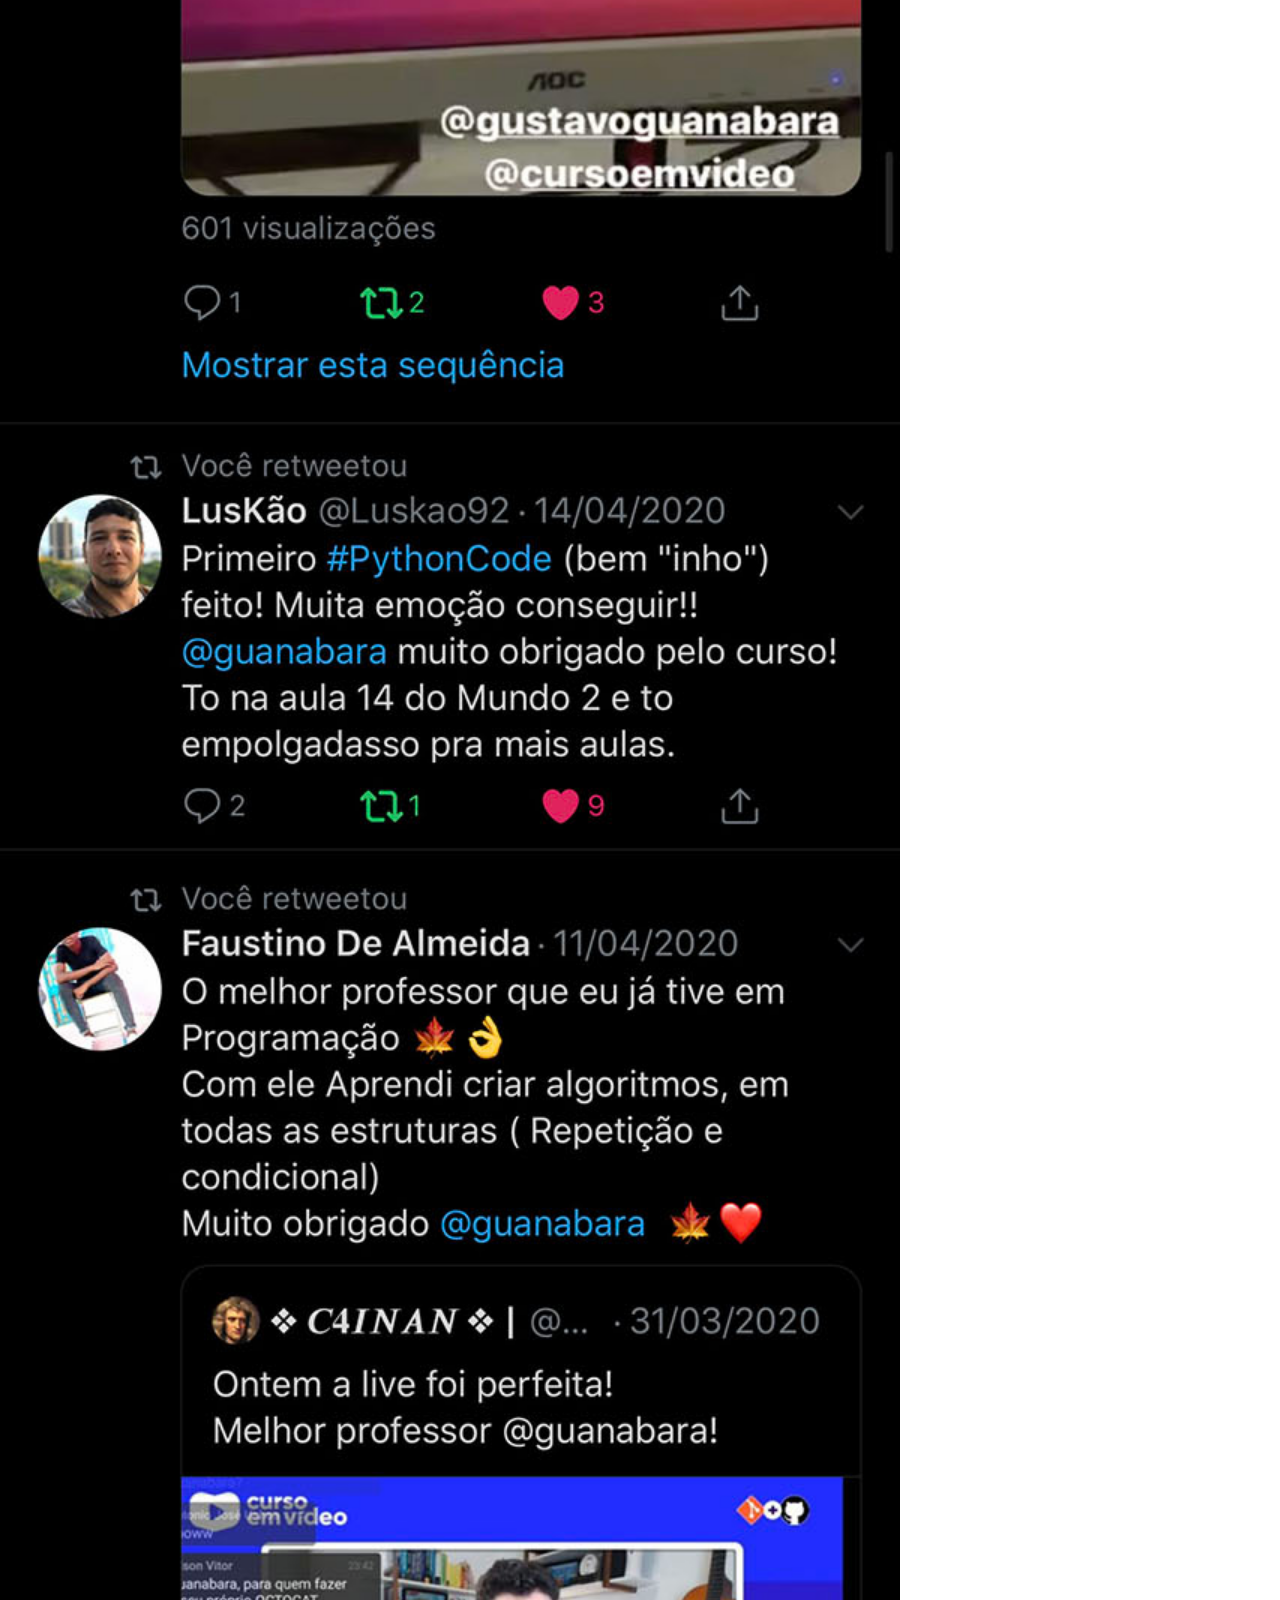
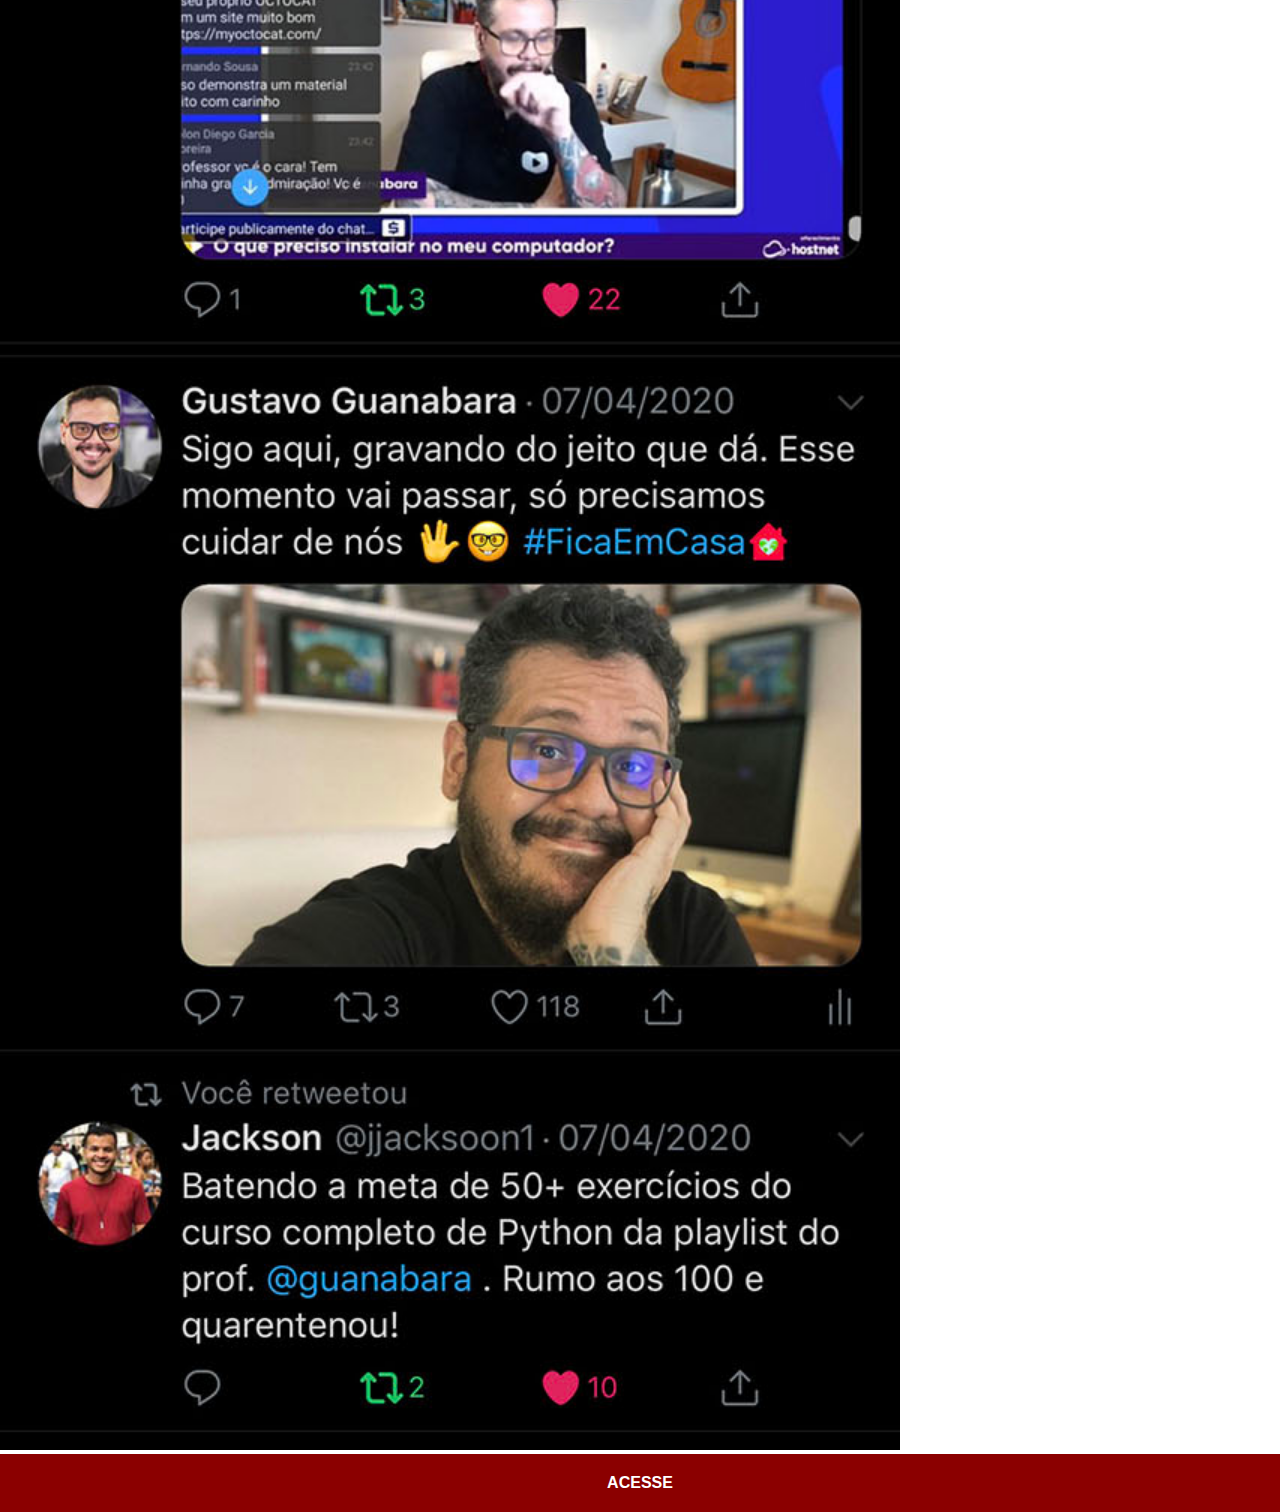
<file: twiter.html>
<!DOCTYPE html>
<html lang="pt-br">
<head>
    <meta charset="UTF-8">
    <meta name="viewport" content="width=device-width, initial-scale=1.0">
    <title>Twiter</title>
    <link rel="stylesheet" href="estilos/social.css">
</head>
<body>
    <img src="imagens/tela-twitter.jpg" alt="Twiter">
    <a href="https://www.twiter.com/gustavoguanabara/" target="_blank">ACESSE</a>
</body>
</html>
</file>
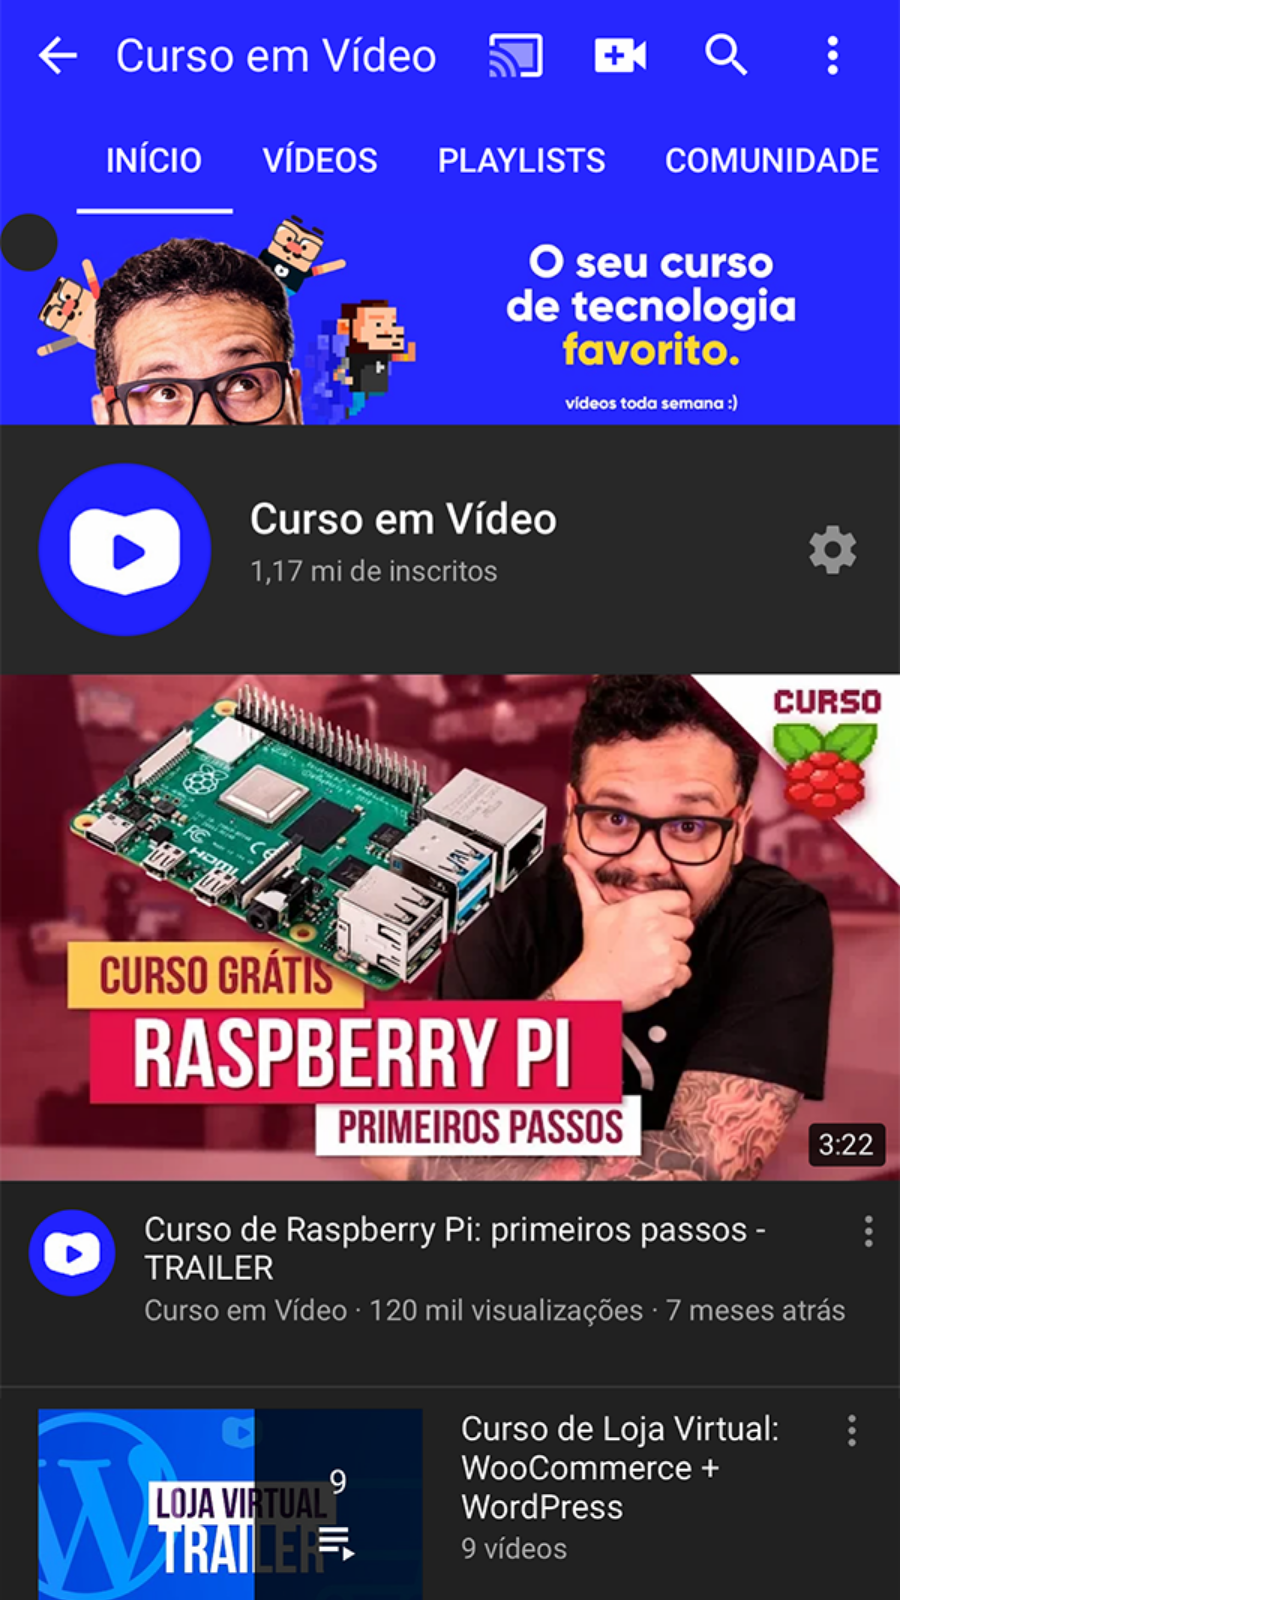
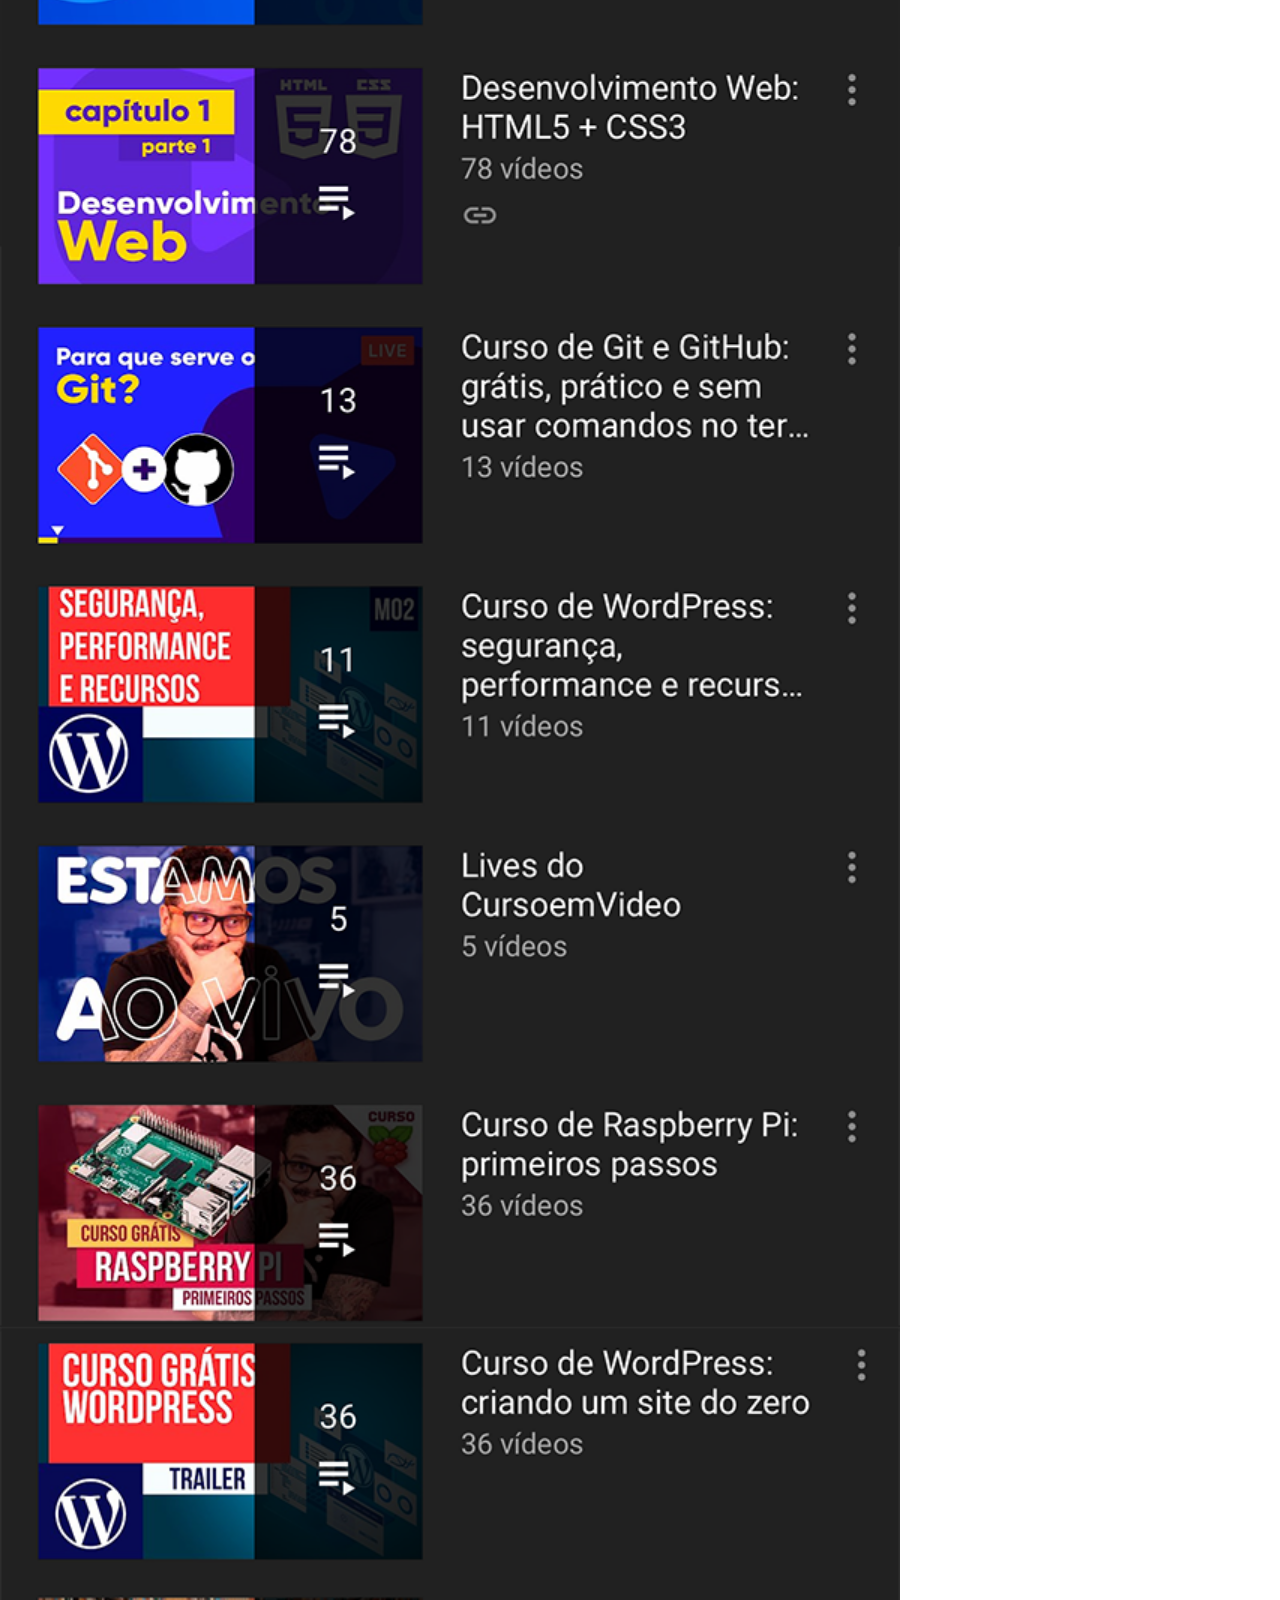
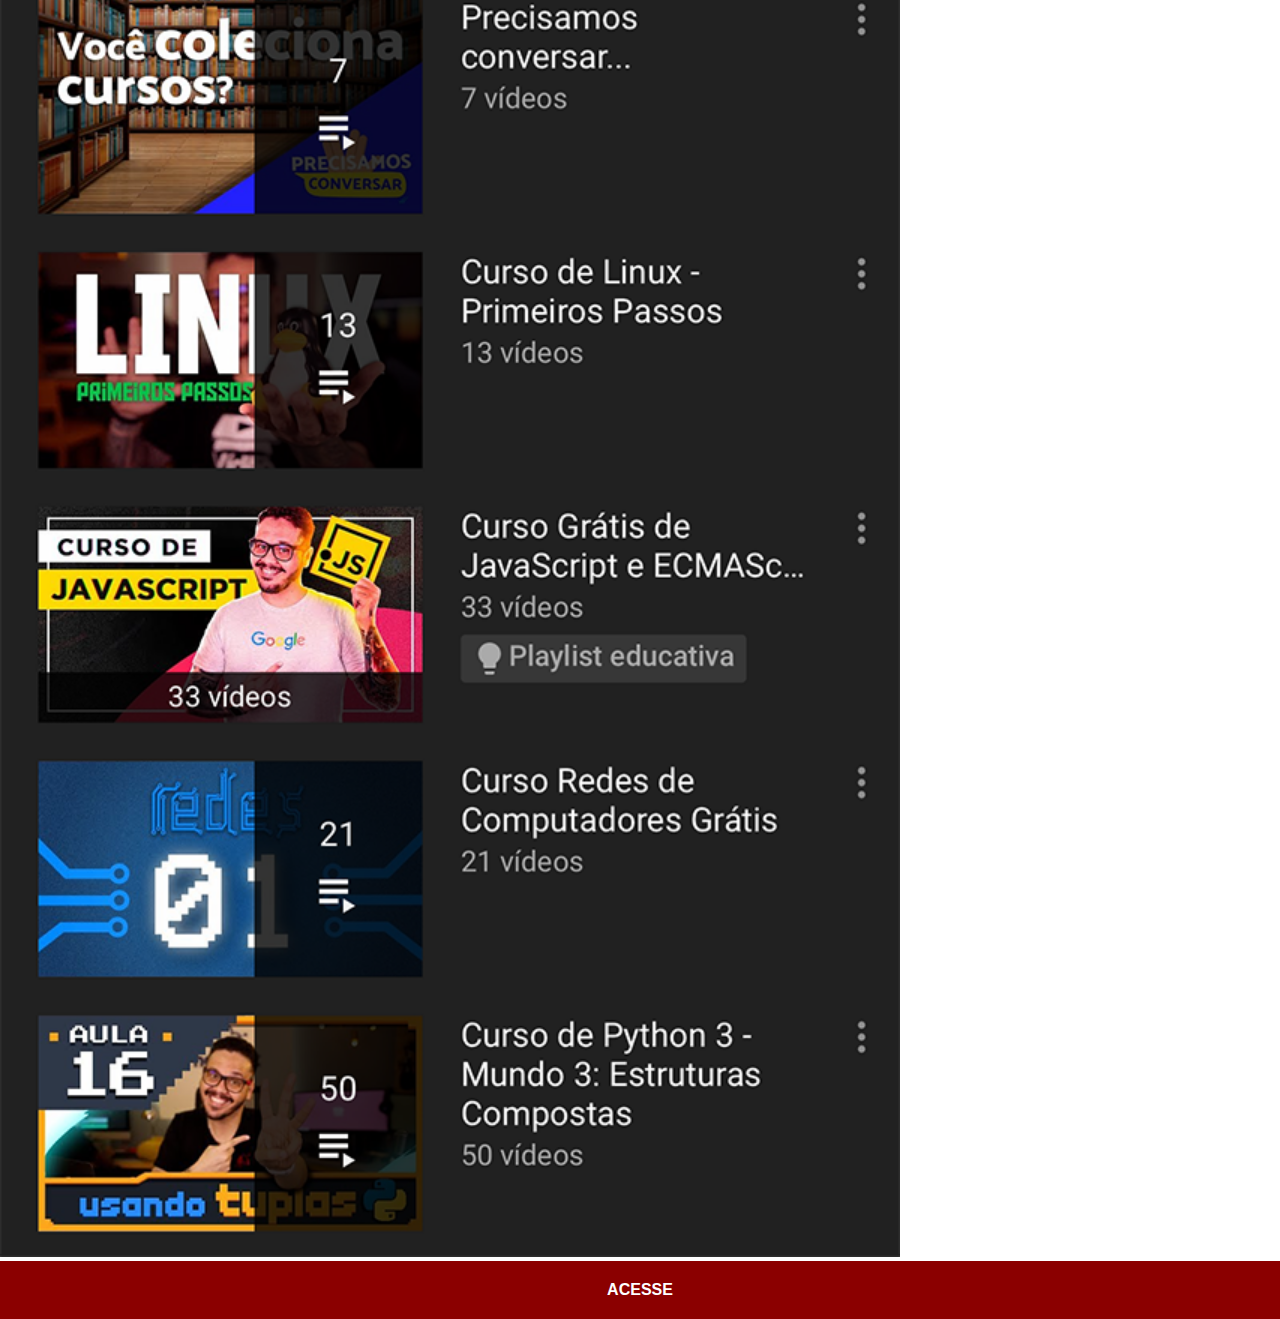
<file: youtube.html>
<!DOCTYPE html>
<html lang="pt-br">
<head>
    <meta charset="UTF-8">
    <meta name="viewport" content="width=device-width, initial-scale=1.0">
    <title>Youtube</title>
     <link rel="stylesheet" href="estilos/social.css">
</head>
<body>
    <img src="imagens/tela-youtube.png" alt="Youtube"><a href="https://www.youtube.com/cursoemvideo" target="_blank">ACESSE</a>
</body>
</html>
</file>
<file: estilos/style.css>
@charset "UTF-8";

*{
    margin: 0px;
    padding: 0px;
    font-family: Arial, Helvetica, sans-serif;
}

html, body {
    height: 100vh;
    width: 100vw;
    background-color: black;
}

body {
    background: url('../imagens/fundo-madeira.jpg') no-repeat top center;
    background-size: cover;
    background-attachment: fixed;
}

main {
    position: relative;
    height: 100vh;
}

section#telefone {
    position: absolute;
    top: 50%;
    left: 50%;
    transform: translate(-50%, -50%);
    height: 627px;
    width: 311px;
    background-color: blue;
    background:  url('../imagens/frame-iphone.png') no-repeat;
}

iframe#tela {
    position: relative;
    top: 80px;
    left: 22px;
    width: 268px;
    height: 471px;
}

section#redes-sociais {
    text-align: right;
}

section#redes-sociais img {
    width: 50px;
    margin: 10px;
    border-radius: 50%;
    box-shadow: 2px 2px 5px rgb(0, 0, 0, 400);
    box-sizing: border-box;
}

section#redes-sociais img:hover {
    border: 2px solid rgba(255, 255, 255, 0.668);
    transform: translate(-5px, -5px);
    box-shadow: 5px 5px 10px rgba(0, 0, 0, 0.668);
    transition: transform .3s, border 1s;

}
</file>
<file: estilos/social.css>
@charset "UTF-8";

* {
    margin: 0px;
    padding: 0px;
    font-family: Arial, Helvetica, sans-serif;
}

::-webkit-scrollbar {
    width: 0px;
    height: 0px;
}
img {
    width: 100vh;
}
a {
    display: block;
    background-color: darkred;
    color: white;
    padding: 20px;
    text-align: center;
    font-weight: bolder;
    text-decoration: none;
}

a:hover {
    background-color: red;
}
</file>
